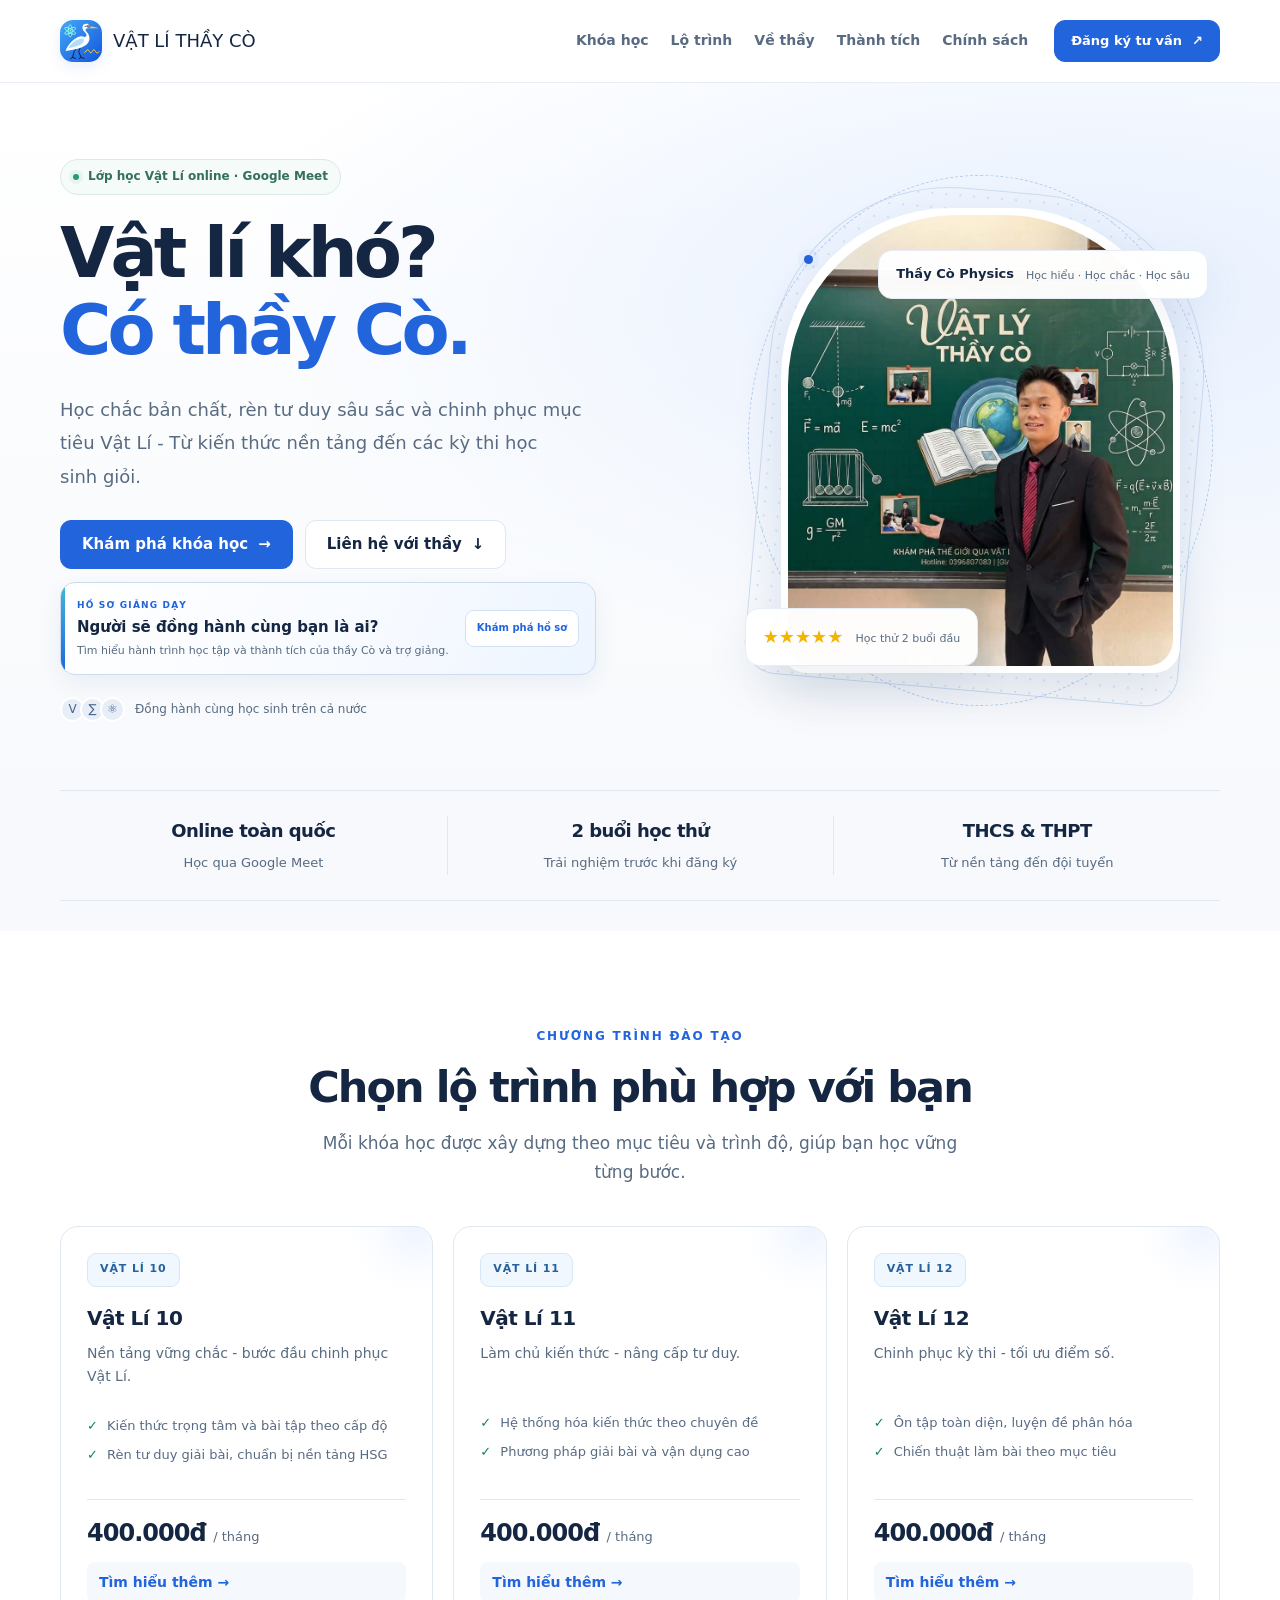
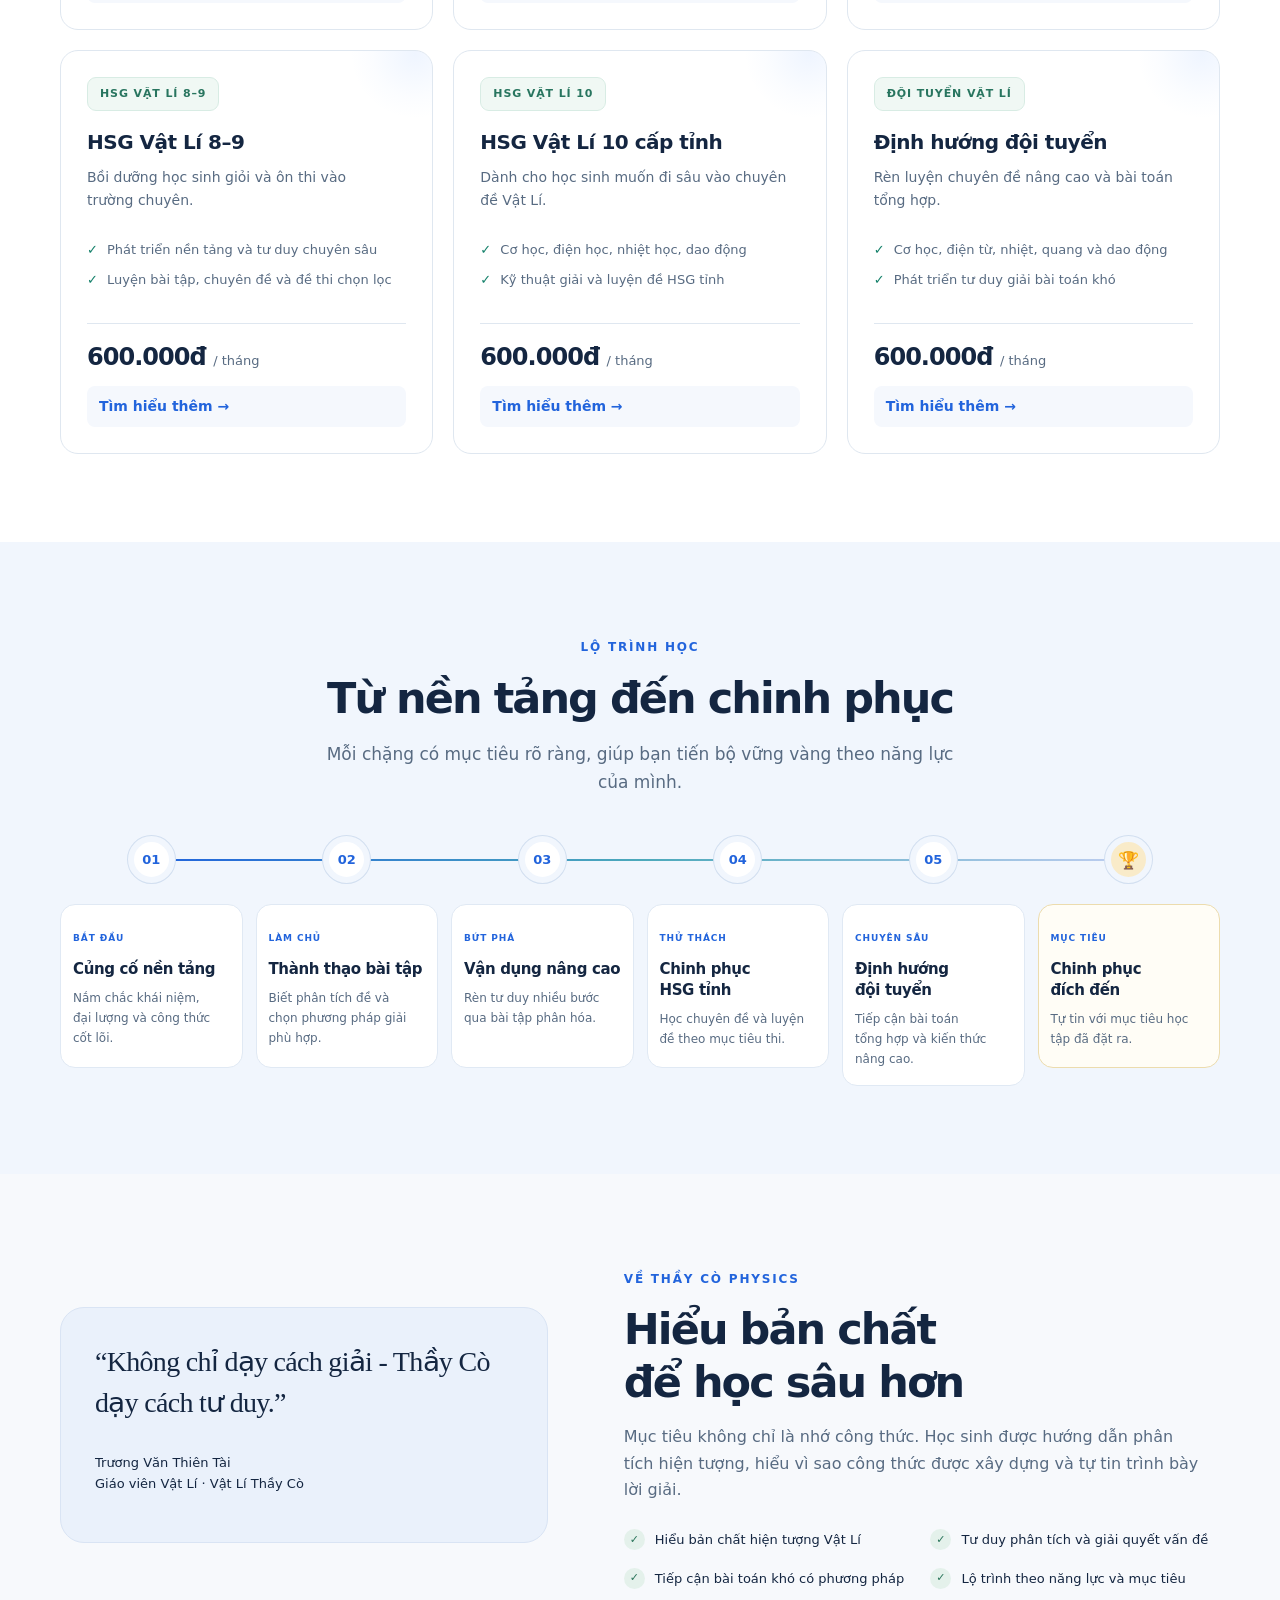
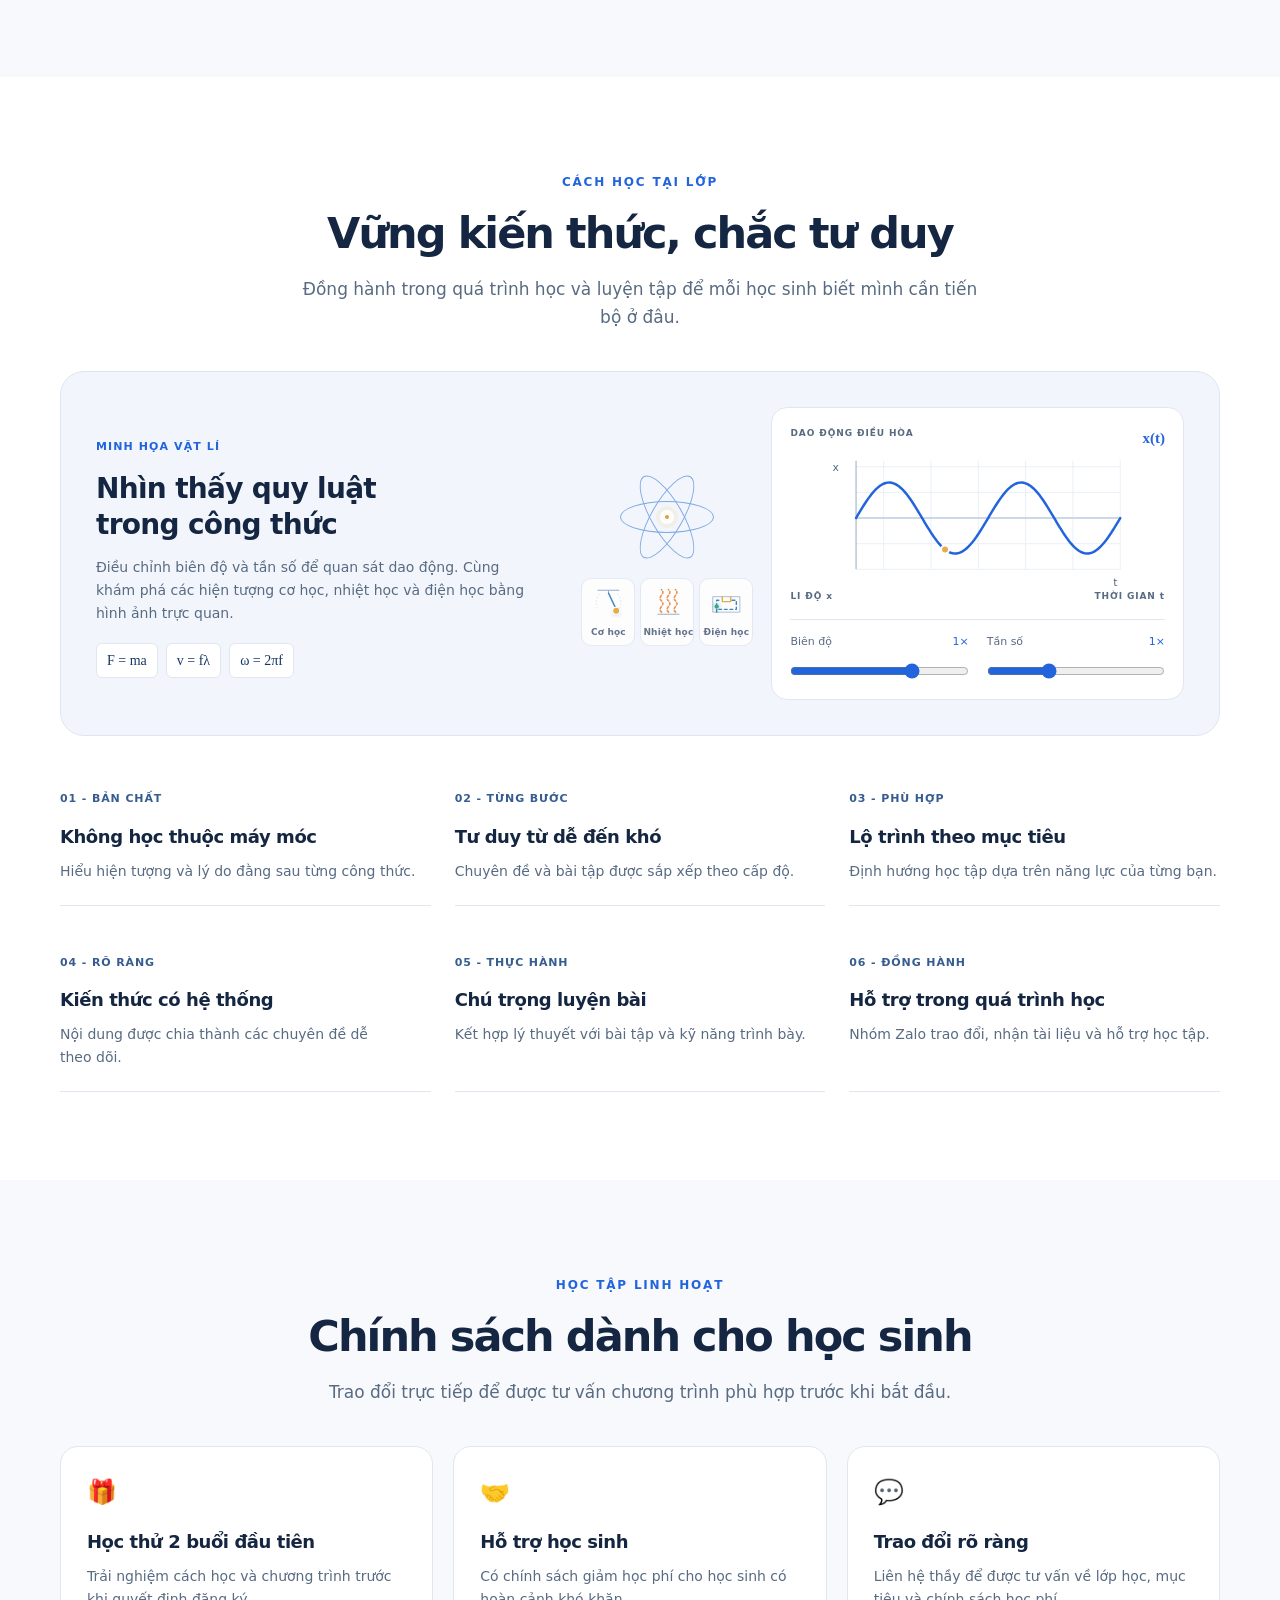
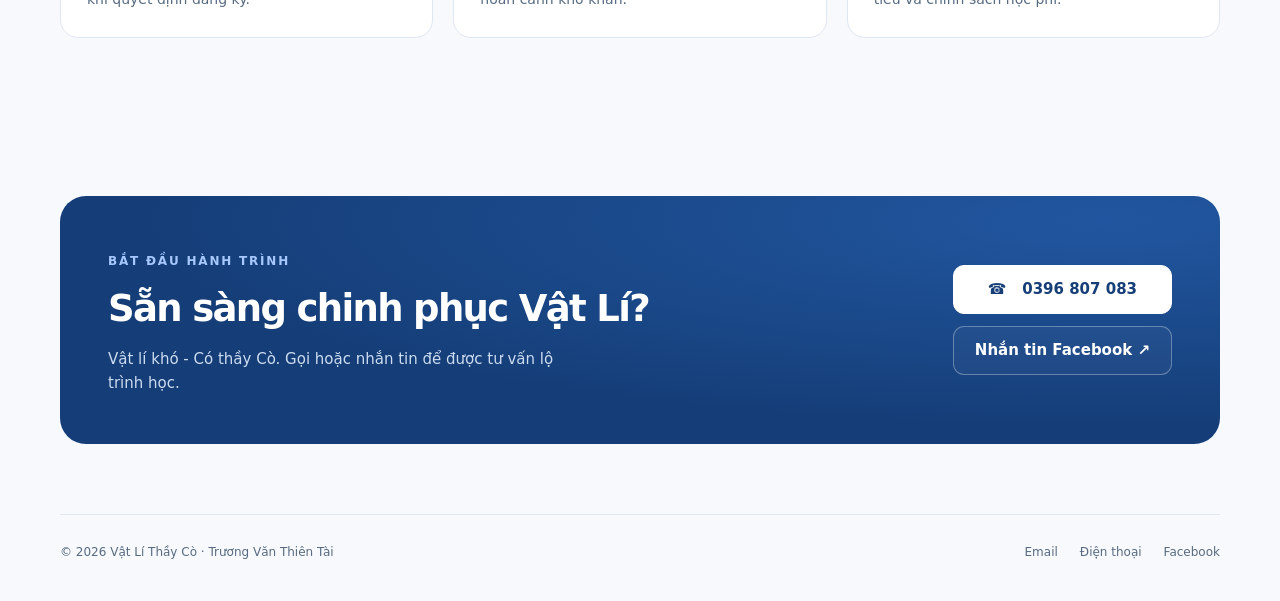
<file: index.html>
<!doctype html>
<html lang="vi">
<head>
  <meta charset="utf-8">
  <meta name="viewport" content="width=device-width, initial-scale=1">
  <meta name="theme-color" content="#f5f9ff">
  <meta name="description" content="Vật Lý Thầy Cò (Thầy Cò Physics) – lớp học Vật Lí online qua Google Meet cùng thầy Trương Văn Thiên Tài. Học chắc bản chất, rèn tư duy, luyện thi học sinh giỏi Vật Lí.">
  <title>Vật Lý Thầy Cò (Thầy Cò Physics) – Lớp học Vật Lí online | Web Bee</title>
  <link rel="icon" type="image/svg+xml" href="favicon.svg?v=2">
  <link rel="stylesheet" href="styles.css">
  <link rel="canonical" href="https://website-bee.github.io/vatlythayco/">
  <meta property="og:type" content="website">
  <meta property="og:locale" content="vi_VN">
  <meta property="og:site_name" content="Vật Lý Thầy Cò">
  <meta property="og:title" content="Vật Lý Thầy Cò (Thầy Cò Physics) – Lớp học Vật Lí online | Web Bee">
  <meta property="og:description" content="Vật Lý Thầy Cò (Thầy Cò Physics) – lớp học Vật Lí online qua Google Meet cùng thầy Trương Văn Thiên Tài. Học chắc bản chất, rèn tư duy, luyện thi học sinh giỏi Vật Lí.">
  <meta property="og:url" content="https://website-bee.github.io/vatlythayco/">
  <meta property="og:image" content="https://website-bee.github.io/vatlythayco/genius.jpg">
  <script type="application/ld+json">
  {
    "@context": "https://schema.org",
    "@graph": [
      {
        "@type": "WebSite",
        "name": "Vật Lý Thầy Cò",
        "alternateName": ["Vật Lí Thầy Cò", "Thầy Cò Physics", "Vật lý thầy Cò web Bee"],
        "url": "https://website-bee.github.io/vatlythayco/",
        "inLanguage": "vi"
      },
      {
        "@type": "EducationalOrganization",
        "name": "Vật Lý Thầy Cò",
        "alternateName": "Thầy Cò Physics",
        "url": "https://website-bee.github.io/vatlythayco/",
        "logo": "https://website-bee.github.io/vatlythayco/favicon.svg",
        "image": "https://website-bee.github.io/vatlythayco/genius.jpg",
        "description": "Lớp học Vật Lí online qua Google Meet cùng thầy Trương Văn Thiên Tài.",
        "telephone": "+84396807083",
        "email": "taitruongvan442@gmail.com",
        "founder": {"@type": "Person", "name": "Trương Văn Thiên Tài", "alternateName": "Thầy Cò"},
        "sameAs": ["https://www.facebook.com/share/1cpi1ha9RT/"]
      }
    ]
  }
  </script>
</head>
<body>
  <header class="topbar">
    <nav class="container nav" aria-label="Điều hướng chính">
      <a class="brand" href="#trang-chu" aria-label="Vật Lí Thầy Cò, về đầu trang">
        <img class="brand-mark" src="favicon.svg?v=2" alt=""><span>VẬT LÍ THẦY CÒ</span>
      </a>
      <div class="nav-links" id="primary-menu">
        <a href="#khoa-hoc">Khóa học</a>
        <a href="#lo-trinh">Lộ trình</a>
        <a href="#ve-thay">Về thầy</a>
        <a href="hoso.html">Thành tích</a>
        <a href="#chinh-sach">Chính sách</a>
      </div>
      <button class="menu-toggle" type="button" aria-label="Mở menu" aria-expanded="false" aria-controls="primary-menu">☰</button>
      <a class="button nav-cta" href="#dang-ky">Đăng ký tư vấn <span>↗</span></a>
    </nav>
  </header>

  <main>
    <section class="hero" id="trang-chu">
      <div class="container hero-grid">
        <div>
          <div class="eyebrow"><span class="dot"></span> Lớp học Vật Lí online · Google Meet</div>
          <h1>Vật lí khó?<br><span>Có thầy Cò.</span></h1>
          <p class="hero-copy">Học chắc bản chất, rèn tư duy sâu sắc và chinh phục mục tiêu Vật Lí - Từ kiến thức nền tảng đến các kỳ thi học sinh giỏi.</p>
          <div class="hero-action-stack">
            <div class="hero-actions">
              <a class="button" href="#khoa-hoc">Khám phá khóa học <span>→</span></a>
              <a class="button secondary" href="#dang-ky">Liên hệ với thầy <span>↓</span></a>
            </div>
            <a class="hero-profile-link" href="hoso.html">
              <span class="hero-profile-copy"><span class="hero-profile-kicker">HỒ SƠ GIẢNG DẠY</span><strong>Người sẽ đồng hành cùng bạn là ai?</strong><small>Tìm hiểu hành trình học tập và thành tích của thầy Cò và trợ giảng.</small></span>
              <span class="hero-profile-cta">Khám phá hồ sơ</span>
            </a>
          </div>
          <div class="hero-note"><span class="avatars"><span>V</span><span>∑</span><span>⚛</span></span><span>Đồng hành cùng học sinh trên cả nước</span></div>
        </div>
        <div class="hero-visual" aria-label="Ảnh giới thiệu thầy Trương Văn Thiên Tài">
          <div class="orbit"></div>
          <div class="photo-frame"><img src="genius.jpg" alt="Thầy Trương Văn Thiên Tài — Vật Lí Thầy Cò" fetchpriority="high"></div>
          <div class="photo-tag tag-top"><strong>Thầy Cò Physics</strong><small>Học hiểu · Học chắc · Học sâu</small></div>
          <div class="photo-tag tag-bottom"><b>★★★★★</b><small style="display:block">Học thử 2 buổi đầu</small></div>
        </div>
      </div>
    </section>

    <div class="container metrics" aria-label="Thông tin lớp học">
      <div class="metric-row">
        <div class="metric"><strong>Online toàn quốc</strong><span>Học qua Google Meet</span></div>
        <div class="metric"><strong>2 buổi học thử</strong><span>Trải nghiệm trước khi đăng ký</span></div>
        <div class="metric"><strong>THCS &amp; THPT</strong><span>Từ nền tảng đến đội tuyển</span></div>
      </div>
    </div>

    <section class="courses" id="khoa-hoc">
      <div class="container">
        <div class="section-head"><span class="kicker">Chương trình đào tạo</span><h2>Chọn lộ trình phù hợp với bạn</h2><p>Mỗi khóa học được xây dựng theo mục tiêu và trình độ, giúp bạn học vững từng bước.</p></div>
        <div class="course-grid">
          <article class="course-card"><div class="course-label">VẬT LÍ 10</div><h3>Vật Lí 10</h3><p>Nền tảng vững chắc - bước đầu chinh phục Vật Lí.</p><ul><li>Kiến thức trọng tâm và bài tập theo cấp độ</li><li>Rèn tư duy giải bài, chuẩn bị nền tảng HSG</li></ul><div class="course-footer"><span class="price">400.000đ <small>/ tháng</small></span><a class="text-link" href="lotrinh.html?khoa=vat-li-10">Tìm hiểu thêm →</a></div></article>
          <article class="course-card"><div class="course-label">VẬT LÍ 11</div><h3>Vật Lí 11</h3><p>Làm chủ kiến thức - nâng cấp tư duy.</p><ul><li>Hệ thống hóa kiến thức theo chuyên đề</li><li>Phương pháp giải bài và vận dụng cao</li></ul><div class="course-footer"><span class="price">400.000đ <small>/ tháng</small></span><a class="text-link" href="lotrinh.html?khoa=vat-li-11">Tìm hiểu thêm →</a></div></article>
          <article class="course-card"><div class="course-label">VẬT LÍ 12</div><h3>Vật Lí 12</h3><p>Chinh phục kỳ thi - tối ưu điểm số.</p><ul><li>Ôn tập toàn diện, luyện đề phân hóa</li><li>Chiến thuật làm bài theo mục tiêu</li></ul><div class="course-footer"><span class="price">400.000đ <small>/ tháng</small></span><a class="text-link" href="lotrinh.html?khoa=vat-li-12">Tìm hiểu thêm →</a></div></article>
          <article class="course-card"><div class="course-label">HSG VẬT LÍ 8–9</div><h3>HSG Vật Lí 8–9</h3><p>Bồi dưỡng học sinh giỏi và ôn thi vào trường chuyên.</p><ul><li>Phát triển nền tảng và tư duy chuyên sâu</li><li>Luyện bài tập, chuyên đề và đề thi chọn lọc</li></ul><div class="course-footer"><span class="price">600.000đ <small>/ tháng</small></span><a class="text-link" href="lotrinh.html?khoa=hsg-8-9">Tìm hiểu thêm →</a></div></article>
          <article class="course-card"><div class="course-label">HSG VẬT LÍ 10</div><h3>HSG Vật Lí 10 cấp tỉnh</h3><p>Dành cho học sinh muốn đi sâu vào chuyên đề Vật Lí.</p><ul><li>Cơ học, điện học, nhiệt học, dao động</li><li>Kỹ thuật giải và luyện đề HSG tỉnh</li></ul><div class="course-footer"><span class="price">600.000đ <small>/ tháng</small></span><a class="text-link" href="lotrinh.html?khoa=hsg-10">Tìm hiểu thêm →</a></div></article>
          <article class="course-card"><div class="course-label">ĐỘI TUYỂN VẬT LÍ</div><h3>Định hướng đội tuyển</h3><p>Rèn luyện chuyên đề nâng cao và bài toán tổng hợp.</p><ul><li>Cơ học, điện từ, nhiệt, quang và dao động</li><li>Phát triển tư duy giải bài toán khó</li></ul><div class="course-footer"><span class="price">600.000đ <small>/ tháng</small></span><a class="text-link" href="lotrinh.html?khoa=doi-tuyen">Tìm hiểu thêm →</a></div></article>
        </div>
      </div>
    </section>

    <section class="path-section" id="lo-trinh">
      <div class="container">
        <div class="section-head"><span class="kicker">Lộ trình học</span><h2>Từ nền tảng đến chinh phục</h2><p>Mỗi chặng có mục tiêu rõ ràng, giúp bạn tiến bộ vững vàng theo năng lực của mình.</p></div>
        <div class="journey">
          <article class="journey-step"><div class="journey-node">01</div><div class="journey-card"><span class="journey-label">BẮT ĐẦU</span><h3>Củng cố nền tảng</h3><p>Nắm chắc khái niệm, đại lượng và công thức cốt lõi.</p></div></article>
          <article class="journey-step"><div class="journey-node">02</div><div class="journey-card"><span class="journey-label">LÀM CHỦ</span><h3>Thành thạo bài tập</h3><p>Biết phân tích đề và chọn phương pháp giải phù hợp.</p></div></article>
          <article class="journey-step"><div class="journey-node">03</div><div class="journey-card"><span class="journey-label">BỨT PHÁ</span><h3>Vận dụng nâng cao</h3><p>Rèn tư duy nhiều bước qua bài tập phân hóa.</p></div></article>
          <article class="journey-step"><div class="journey-node">04</div><div class="journey-card"><span class="journey-label">THỬ THÁCH</span><h3>Chinh phục HSG tỉnh</h3><p>Học chuyên đề và luyện đề theo mục tiêu thi.</p></div></article>
          <article class="journey-step"><div class="journey-node">05</div><div class="journey-card"><span class="journey-label">CHUYÊN SÂU</span><h3>Định hướng đội tuyển</h3><p>Tiếp cận bài toán tổng hợp và kiến thức nâng cao.</p></div></article>
          <article class="journey-step"><div class="journey-node journey-finish">🏆</div><div class="journey-card journey-card-finish"><span class="journey-label">MỤC TIÊU</span><h3>Chinh phục đích đến</h3><p>Tự tin với mục tiêu học tập đã đặt ra.</p></div></article>
        </div>
      </div>
    </section>

    <section id="ve-thay">
      <div class="container about-grid">
        <div class="about-card"><blockquote>“Không chỉ dạy cách giải - Thầy Cò dạy cách tư duy.”</blockquote><div class="signature">Trương Văn Thiên Tài<br>Giáo viên Vật Lí · Vật Lí Thầy Cò</div></div>
        <div class="about-copy"><span class="kicker">Về thầy Cò Physics</span><h2>Hiểu bản chất để học sâu hơn</h2><p>Mục tiêu không chỉ là nhớ công thức. Học sinh được hướng dẫn phân tích hiện tượng, hiểu vì sao công thức được xây dựng và tự tin trình bày lời giải.</p>
          <div class="principles">
            <div class="principle"><span class="check">✓</span><span>Hiểu bản chất hiện tượng Vật Lí</span></div>
            <div class="principle"><span class="check">✓</span><span>Tư duy phân tích và giải quyết vấn đề</span></div>
            <div class="principle"><span class="check">✓</span><span>Tiếp cận bài toán khó có phương pháp</span></div>
            <div class="principle"><span class="check">✓</span><span>Lộ trình theo năng lực và mục tiêu</span></div>
          </div>
        </div>
      </div>
    </section>

    <section class="advantages">
      <div class="container">
        <div class="section-head"><span class="kicker">Cách học tại lớp</span><h2>Vững kiến thức, chắc tư duy</h2><p>Đồng hành trong quá trình học và luyện tập để mỗi học sinh biết mình cần tiến bộ ở đâu.</p></div>
        <div class="physics-feature">
          <div class="physics-feature-copy">
            <span class="physics-label">MINH HỌA VẬT LÍ</span>
            <h3>Nhìn thấy quy luật trong công thức</h3>
            <p>Điều chỉnh biên độ và tần số để quan sát dao động. Cùng khám phá các hiện tượng cơ học, nhiệt học và điện học bằng hình ảnh trực quan.</p>
            <div class="physics-equations"><span>F = ma</span><span>v = fλ</span><span>ω = 2πf</span></div>
          </div>
          <div class="physics-display">
            <div class="physics-concepts">
              <div class="atom-widget" aria-hidden="true">
                <span class="atom-ring atom-ring-one"></span><span class="atom-ring atom-ring-two"></span><span class="atom-ring atom-ring-three"></span>
                <span class="atom-core"></span><span class="atom-electron electron-one"></span><span class="atom-electron electron-two"></span><span class="atom-electron electron-three"></span>
              </div>
              <div class="physics-motifs" aria-label="Minh họa cơ học, nhiệt học và điện học">
                <div class="physics-motif" title="Mechanical pendulum">
                  <svg viewBox="0 0 64 52" aria-hidden="true"><path class="motif-structure" d="M17 8h30M32 9v3"/><g class="pendulum-arm"><path class="motif-line" d="M32 12 43 35"/><circle class="motif-bob" cx="43" cy="37" r="5"/></g><path class="motif-guide" d="M19 13a19 19 0 0 0-2 22M45 13a19 19 0 0 1 2 22"/></svg>
                  <span>Cơ học</span>
                </div>
                <div class="physics-motif" title="Heat transfer">
                  <svg viewBox="0 0 64 52" aria-hidden="true"><path class="heat-line heat-one" d="M22 39c-7-7 7-9 0-16s7-9 0-16"/><path class="heat-line heat-two" d="M32 39c-7-7 7-9 0-16s7-9 0-16"/><path class="heat-line heat-three" d="M42 39c-7-7 7-9 0-16s7-9 0-16"/><path class="motif-base" d="M17 42h30"/></svg>
                  <span>Nhiệt học</span>
                </div>
                <div class="physics-motif" title="Electric current in a circuit">
                  <svg viewBox="0 0 64 52" aria-hidden="true"><path class="circuit-path" d="M13 17h38v22H13z"/><path class="circuit-gap" d="M26 17v7m12-7v7m-12 0h12"/><path class="circuit-current" d="M18 39V22h6m16 0h6v13H20"/><circle class="charge-dot" r="3" cx="18" cy="31"/></svg>
                  <span>Điện học</span>
                </div>
              </div>
            </div>
            <div class="wave-widget">
              <div class="wave-heading"><span>DAO ĐỘNG ĐIỀU HÒA</span><b>x(t)</b></div>
              <svg class="wave-chart" viewBox="0 0 310 140" role="img" aria-label="Đồ thị li độ theo thời gian, minh họa dao động điều hòa">
                <path class="chart-grid" d="M32 16H300 M32 42H300 M32 68H300 M32 94H300 M32 120H300 M60 10V120 M108 10V120 M156 10V120 M204 10V120 M252 10V120 M300 10V120"/>
                <path class="chart-axis" d="M32 10V120 M32 68H300"/>
                <path class="wave-trace" d="M32 68 C50 15 68 15 86 68 S122 121 140 68 S176 15 194 68 S230 121 248 68 S284 15 302 68"/>
                <circle class="wave-point" r="4" cx="32" cy="68"/>
                <text x="8" y="20">x</text><text x="293" y="137">t</text>
              </svg>
              <div class="wave-caption"><span>LI ĐỘ x</span><span>THỜI GIAN t</span></div>
              <div class="wave-controls">
                <label for="amplitude">Biên độ <output id="amplitude-value">1</output><input id="amplitude" type="range" min="0.3" max="1.3" step="0.1" value="1"></label>
                <label for="frequency">Tần số <output id="frequency-value">1</output><input id="frequency" type="range" min="0.5" max="2" step="0.1" value="1"></label>
              </div>
            </div>
          </div>
        </div>
        <div class="adv-grid">
          <article class="adv-card"><span class="number">01 - BẢN CHẤT</span><h3>Không học thuộc máy móc</h3><p>Hiểu hiện tượng và lý do đằng sau từng công thức.</p></article>
          <article class="adv-card"><span class="number">02 - TỪNG BƯỚC</span><h3>Tư duy từ dễ đến khó</h3><p>Chuyên đề và bài tập được sắp xếp theo cấp độ.</p></article>
          <article class="adv-card"><span class="number">03 - PHÙ HỢP</span><h3>Lộ trình theo mục tiêu</h3><p>Định hướng học tập dựa trên năng lực của từng bạn.</p></article>
          <article class="adv-card"><span class="number">04 - RÕ RÀNG</span><h3>Kiến thức có hệ thống</h3><p>Nội dung được chia thành các chuyên đề dễ theo dõi.</p></article>
          <article class="adv-card"><span class="number">05 - THỰC HÀNH</span><h3>Chú trọng luyện bài</h3><p>Kết hợp lý thuyết với bài tập và kỹ năng trình bày.</p></article>
          <article class="adv-card"><span class="number">06 - ĐỒNG HÀNH</span><h3>Hỗ trợ trong quá trình học</h3><p>Nhóm Zalo trao đổi, nhận tài liệu và hỗ trợ học tập.</p></article>
        </div>
      </div>
    </section>

    <section id="chinh-sach">
      <div class="container">
        <div class="section-head"><span class="kicker">Học tập linh hoạt</span><h2>Chính sách dành cho học sinh</h2><p>Trao đổi trực tiếp để được tư vấn chương trình phù hợp trước khi bắt đầu.</p></div>
        <div class="policy-grid">
          <article class="policy"><div class="emoji">🎁</div><h3>Học thử 2 buổi đầu tiên</h3><p>Trải nghiệm cách học và chương trình trước khi quyết định đăng ký.</p></article>
          <article class="policy"><div class="emoji">🤝</div><h3>Hỗ trợ học sinh</h3><p>Có chính sách giảm học phí cho học sinh có hoàn cảnh khó khăn.</p></article>
          <article class="policy"><div class="emoji">💬</div><h3>Trao đổi rõ ràng</h3><p>Liên hệ thầy để được tư vấn về lớp học, mục tiêu và chính sách học phí.</p></article>
        </div>
      </div>
    </section>

    <section class="contact" id="dang-ky">
      <div class="container">
        <div class="contact-panel">
          <div><span class="kicker">Bắt đầu hành trình</span><h2>Sẵn sàng chinh phục Vật Lí?</h2><p>Vật lí khó - Có thầy Cò. Gọi hoặc nhắn tin để được tư vấn lộ trình học.</p></div>
          <div class="contact-actions"><a class="button" href="tel:0396807083">☎ &nbsp; 0396 807 083</a><a class="button secondary" href="https://www.facebook.com/share/1cpi1ha9RT/?mibextid=wwXIfr" target="_blank" rel="noopener noreferrer">Nhắn tin Facebook ↗</a></div>
        </div>
      </div>
    </section>
  </main>
  <footer>
    <div class="container footer-row"><span>© 2026 Vật Lí Thầy Cò · Trương Văn Thiên Tài</span><div class="footer-links"><a href="mailto:taitruongvan442@gmail.com">Email</a><a href="tel:0396807083">Điện thoại</a><a href="https://www.facebook.com/share/1cpi1ha9RT/?mibextid=wwXIfr" target="_blank" rel="noopener noreferrer">Facebook</a></div></div>
  </footer>
  <script src="script.js" defer></script>
</body>
</html>
</file>
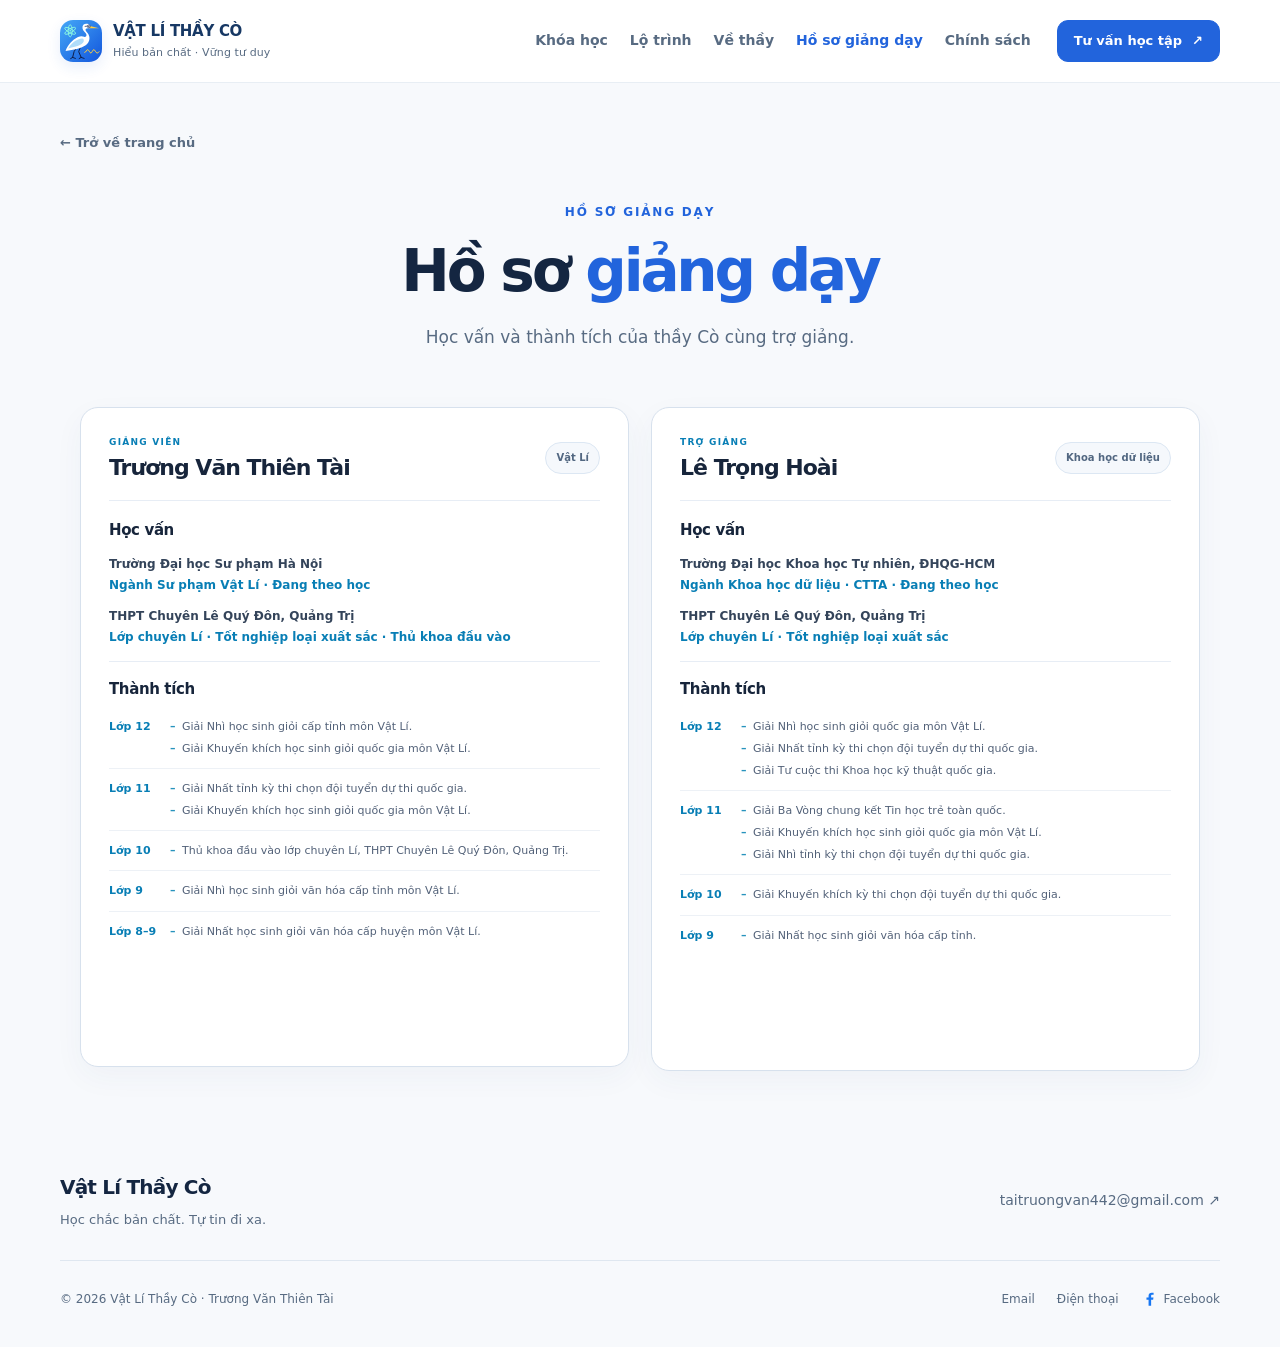
<file: hoso.html>
<!doctype html>
<html lang="vi">
<head>
  <meta charset="utf-8">
  <meta name="viewport" content="width=device-width, initial-scale=1">
  <meta name="theme-color" content="#f5f9ff">
  <meta name="description" content="Hồ sơ học vấn và thành tích Vật Lí của thầy Trương Văn Thiên Tài và trợ giảng – Vật Lý Thầy Cò (Thầy Cò Physics).">
  <title>Hồ sơ & thành tích – Vật Lý Thầy Cò (Thầy Cò Physics)</title>
  <link rel="icon" type="image/svg+xml" href="favicon.svg?v=2">
  <link rel="stylesheet" href="styles.css">
  <link rel="canonical" href="https://website-bee.github.io/vatlythayco/hoso.html">
  <meta property="og:type" content="website">
  <meta property="og:locale" content="vi_VN">
  <meta property="og:site_name" content="Vật Lý Thầy Cò">
  <meta property="og:title" content="Hồ sơ & thành tích – Vật Lý Thầy Cò (Thầy Cò Physics)">
  <meta property="og:description" content="Hồ sơ học vấn và thành tích Vật Lí của thầy Trương Văn Thiên Tài và trợ giảng – Vật Lý Thầy Cò (Thầy Cò Physics).">
  <meta property="og:url" content="https://website-bee.github.io/vatlythayco/hoso.html">
  <meta property="og:image" content="https://website-bee.github.io/vatlythayco/genius.jpg">
</head>
<body>
  <a class="skip-link" href="#main-content">Bỏ qua menu, đến nội dung</a>
  <header class="topbar">
    <nav class="container nav" aria-label="Điều hướng chính">
      <a class="brand" href="index.html#trang-chu" aria-label="Vật Lí Thầy Cò, về trang chủ">
        <img class="brand-mark" src="favicon.svg?v=2" alt="" width="40" height="40"><span class="brand-copy">VẬT LÍ THẦY CÒ<small>Hiểu bản chất · Vững tư duy</small></span>
      </a>
      <div class="nav-links" id="primary-menu">
        <a href="index.html#khoa-hoc">Khóa học</a>
        <a href="index.html#lo-trinh">Lộ trình</a>
        <a href="index.html#ve-thay">Về thầy</a>
        <a href="hoso.html" aria-current="page">Hồ sơ giảng dạy</a>
        <a href="index.html#chinh-sach">Chính sách</a>
      </div>
      <button class="menu-toggle" type="button" aria-label="Mở menu" aria-expanded="false" aria-controls="primary-menu">☰</button>
      <a class="button nav-cta" href="index.html#dang-ky">Tư vấn học tập <span aria-hidden="true">↗</span></a>
    </nav>
  </header>

  <main id="main-content" tabindex="-1">
    <section class="profile-page">
      <div class="container">
        <a class="back-link" href="index.html">← Trở về trang chủ</a>
        <div class="section-head page-intro">
          <span class="kicker">Hồ sơ giảng dạy</span>
          <h1>Hồ sơ <span>giảng dạy</span></h1>
          <p>Học vấn và thành tích của thầy Cò cùng trợ giảng.</p>
        </div>

        <div class="profile-content people-grid">
          <article class="profile-panel person-card" aria-labelledby="teacher-name">
            <header class="person-heading">
              <div><span class="person-role">GIẢNG VIÊN</span><h2 id="teacher-name">Trương Văn Thiên Tài</h2></div>
              <span class="person-subject">Vật Lí</span>
            </header>
            <section class="person-education" aria-labelledby="teacher-education">
              <h3 id="teacher-education">Học vấn</h3>
              <p><strong>Trường Đại học Sư phạm Hà Nội</strong><span class="education-highlight">Ngành Sư phạm Vật Lí · Đang theo học</span></p>
              <p><strong>THPT Chuyên Lê Quý Đôn, Quảng Trị</strong><span class="education-highlight">Lớp chuyên Lí · Tốt nghiệp loại xuất sắc · Thủ khoa đầu vào</span></p>
            </section>
            <section class="person-achievements" aria-labelledby="teacher-achievements">
              <div class="person-section-heading"><h3 id="teacher-achievements">Thành tích</h3></div>
              <div class="achievement-groups">
                <section class="achievement-grade"><h4>Lớp 12</h4><ul><li>Giải Nhì học sinh giỏi cấp tỉnh môn Vật Lí.</li><li>Giải Khuyến khích học sinh giỏi quốc gia môn Vật Lí.</li></ul></section>
                <section class="achievement-grade"><h4>Lớp 11</h4><ul><li>Giải Nhất tỉnh kỳ thi chọn đội tuyển dự thi quốc gia.</li><li>Giải Khuyến khích học sinh giỏi quốc gia môn Vật Lí.</li></ul></section>
                <section class="achievement-grade"><h4>Lớp 10</h4><ul><li>Thủ khoa đầu vào lớp chuyên Lí, THPT Chuyên Lê Quý Đôn, Quảng Trị.</li></ul></section>
                <section class="achievement-grade"><h4>Lớp 9</h4><ul><li>Giải Nhì học sinh giỏi văn hóa cấp tỉnh môn Vật Lí.</li></ul></section>
                <section class="achievement-grade"><h4>Lớp 8–9</h4><ul><li>Giải Nhất học sinh giỏi văn hóa cấp huyện môn Vật Lí.</li></ul></section>
              </div>
            </section>
          </article>

          <article class="profile-panel person-card" aria-labelledby="assistant-name">
            <header class="person-heading">
              <div><span class="person-role">TRỢ GIẢNG</span><h2 id="assistant-name">Lê Trọng Hoài</h2></div>
              <span class="person-subject">Khoa học dữ liệu</span>
            </header>
            <section class="person-education" aria-labelledby="assistant-education">
              <h3 id="assistant-education">Học vấn</h3>
              <p><strong>Trường Đại học Khoa học Tự nhiên, ĐHQG-HCM</strong><span class="education-highlight">Ngành Khoa học dữ liệu · CTTA · Đang theo học</span></p>
              <p><strong>THPT Chuyên Lê Quý Đôn, Quảng Trị</strong><span class="education-highlight">Lớp chuyên Lí · Tốt nghiệp loại xuất sắc</span></p>
            </section>
            <section class="person-achievements" aria-labelledby="assistant-achievements">
              <div class="person-section-heading"><h3 id="assistant-achievements">Thành tích</h3></div>
              <div class="achievement-groups">
                <section class="achievement-grade"><h4>Lớp 12</h4><ul><li>Giải Nhì học sinh giỏi quốc gia môn Vật Lí.</li><li>Giải Nhất tỉnh kỳ thi chọn đội tuyển dự thi quốc gia.</li><li>Giải Tư cuộc thi Khoa học kỹ thuật quốc gia.</li></ul></section>
                <section class="achievement-grade"><h4>Lớp 11</h4><ul><li>Giải Ba Vòng chung kết Tin học trẻ toàn quốc.</li><li>Giải Khuyến khích học sinh giỏi quốc gia môn Vật Lí.</li><li>Giải Nhì tỉnh kỳ thi chọn đội tuyển dự thi quốc gia.</li></ul></section>
                <section class="achievement-grade"><h4>Lớp 10</h4><ul><li>Giải Khuyến khích kỳ thi chọn đội tuyển dự thi quốc gia.</li></ul></section>
                <section class="achievement-grade"><h4>Lớp 9</h4><ul><li>Giải Nhất học sinh giỏi văn hóa cấp tỉnh.</li></ul></section>
              </div>
            </section>
          </article>
        </div>
      </div>
    </section>
  </main>

  <footer>
    <div class="container footer-top"><div><strong>Vật Lí Thầy Cò</strong><p>Học chắc bản chất. Tự tin đi xa.</p></div><a class="footer-email" href="mailto:taitruongvan442@gmail.com">taitruongvan442@gmail.com <span aria-hidden="true">↗</span></a></div>
    <div class="container footer-row"><span>© 2026 Vật Lí Thầy Cò · Trương Văn Thiên Tài</span><div class="footer-links"><a href="mailto:taitruongvan442@gmail.com">Email</a><a href="tel:0396807083">Điện thoại</a><a class="facebook-link" href="https://www.facebook.com/share/1cpi1ha9RT/?mibextid=wwXIfr" target="_blank" rel="noopener noreferrer"><svg class="facebook-icon" viewBox="0 0 24 24" aria-hidden="true"><path d="M13.5 21v-8h2.7l.4-3.1h-3.1v-2c0-.9.3-1.5 1.6-1.5h1.7V3.6c-.3 0-1.3-.1-2.5-.1-2.5 0-4.2 1.5-4.2 4.3v2.1H7.3V13h2.8v8h3.4z"/></svg>Facebook</a></div></div>
  </footer>
  <script src="script.js" defer></script>
</body>
</html>
</file>
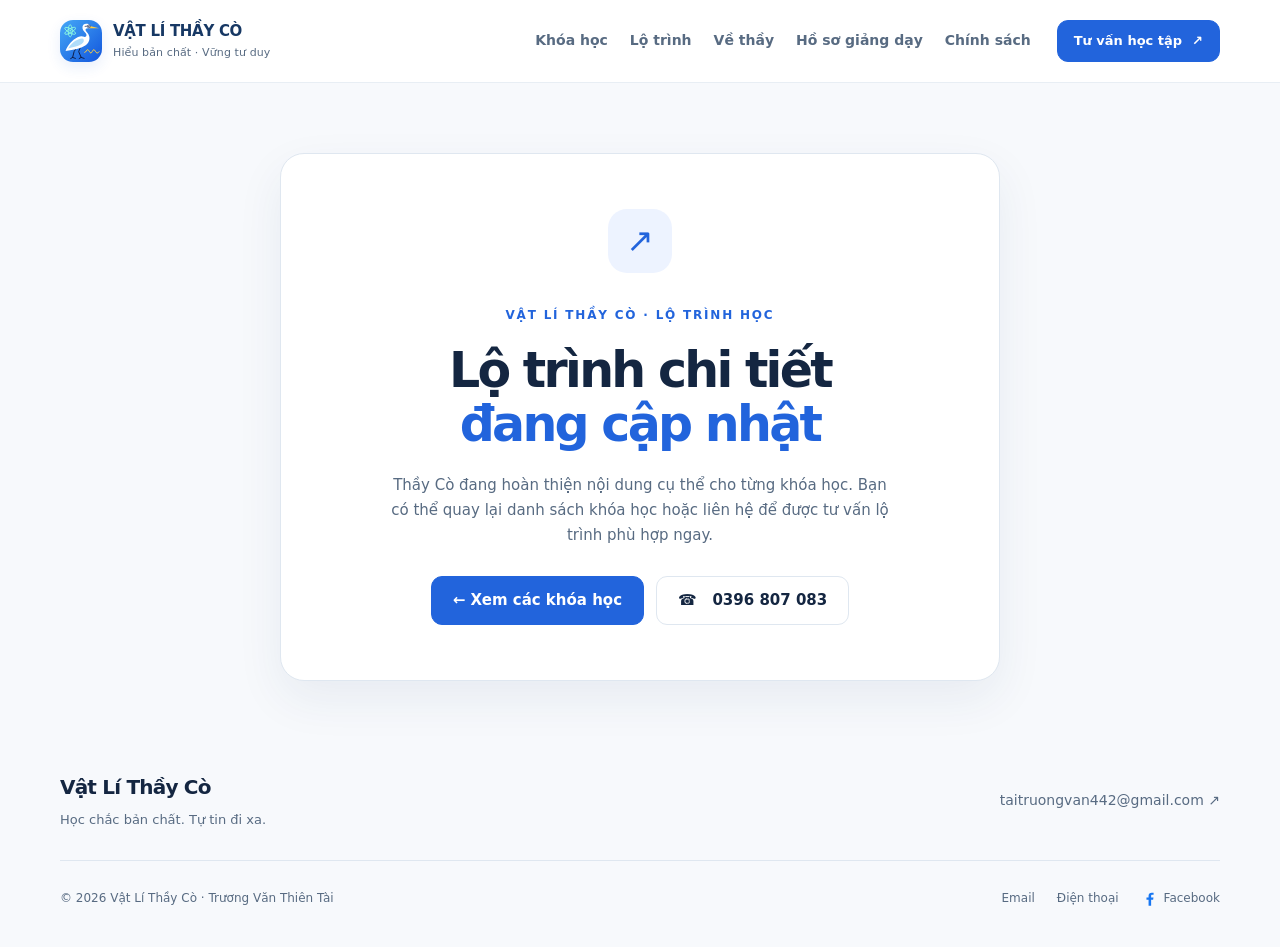
<file: lotrinh.html>
<!doctype html>
<html lang="vi">
<head>
  <meta charset="utf-8">
  <meta name="viewport" content="width=device-width, initial-scale=1">
  <meta name="theme-color" content="#f5f9ff">
  <meta name="description" content="Lộ trình học Vật Lí chi tiết của Vật Lý Thầy Cò (Thầy Cò Physics), từ nền tảng đến thi học sinh giỏi.">
  <title>Lộ trình học – Vật Lý Thầy Cò (Thầy Cò Physics)</title>
  <link rel="icon" type="image/svg+xml" href="favicon.svg?v=2">
  <link rel="stylesheet" href="styles.css">
  <link rel="canonical" href="https://website-bee.github.io/vatlythayco/lotrinh.html">
  <meta property="og:type" content="website">
  <meta property="og:locale" content="vi_VN">
  <meta property="og:site_name" content="Vật Lý Thầy Cò">
  <meta property="og:title" content="Lộ trình học – Vật Lý Thầy Cò (Thầy Cò Physics)">
  <meta property="og:description" content="Lộ trình học Vật Lí chi tiết của Vật Lý Thầy Cò (Thầy Cò Physics), từ nền tảng đến thi học sinh giỏi.">
  <meta property="og:url" content="https://website-bee.github.io/vatlythayco/lotrinh.html">
  <meta property="og:image" content="https://website-bee.github.io/vatlythayco/genius.jpg">
</head>
<body>
  <a class="skip-link" href="#main-content">Bỏ qua menu, đến nội dung</a>
  <header class="topbar">
    <nav class="container nav" aria-label="Điều hướng chính">
      <a class="brand" href="index.html#trang-chu" aria-label="Vật Lí Thầy Cò, về trang chủ">
        <img class="brand-mark" src="favicon.svg?v=2" alt="" width="40" height="40"><span class="brand-copy">VẬT LÍ THẦY CÒ<small>Hiểu bản chất · Vững tư duy</small></span>
      </a>
      <div class="nav-links" id="primary-menu">
        <a href="index.html#khoa-hoc">Khóa học</a>
        <a href="index.html#lo-trinh">Lộ trình</a>
        <a href="index.html#ve-thay">Về thầy</a>
        <a href="hoso.html">Hồ sơ giảng dạy</a>
        <a href="index.html#chinh-sach">Chính sách</a>
      </div>
      <button class="menu-toggle" type="button" aria-label="Mở menu" aria-expanded="false" aria-controls="primary-menu">☰</button>
      <a class="button nav-cta" href="index.html#dang-ky">Tư vấn học tập <span aria-hidden="true">↗</span></a>
    </nav>
  </header>

  <main id="main-content" tabindex="-1">
    <section class="coming-soon-page">
      <div class="container">
        <div class="coming-soon-card">
          <div class="coming-soon-icon" aria-hidden="true">↗</div>
          <span class="kicker" id="selected-course">Vật Lí Thầy Cò · Lộ trình học</span>
          <h1>Lộ trình chi tiết<br><span>đang cập nhật</span></h1>
          <p>Thầy Cò đang hoàn thiện nội dung cụ thể cho từng khóa học. Bạn có thể quay lại danh sách khóa học hoặc liên hệ để được tư vấn lộ trình phù hợp ngay.</p>
          <p class="selected-course-price" id="selected-course-price" hidden></p><div class="coming-soon-actions">
            <a class="button" href="index.html#khoa-hoc">← Xem các khóa học</a>
            <a class="button secondary" href="tel:0396807083">☎ &nbsp; 0396 807 083</a>
          </div>
        </div>
      </div>
    </section>
  </main>

  <footer>
    <div class="container footer-top"><div><strong>Vật Lí Thầy Cò</strong><p>Học chắc bản chất. Tự tin đi xa.</p></div><a class="footer-email" href="mailto:taitruongvan442@gmail.com">taitruongvan442@gmail.com <span aria-hidden="true">↗</span></a></div>
    <div class="container footer-row"><span>© 2026 Vật Lí Thầy Cò · Trương Văn Thiên Tài</span><div class="footer-links"><a href="mailto:taitruongvan442@gmail.com">Email</a><a href="tel:0396807083">Điện thoại</a><a class="facebook-link" href="https://www.facebook.com/share/1cpi1ha9RT/?mibextid=wwXIfr" target="_blank" rel="noopener noreferrer"><svg class="facebook-icon" viewBox="0 0 24 24" aria-hidden="true"><path d="M13.5 21v-8h2.7l.4-3.1h-3.1v-2c0-.9.3-1.5 1.6-1.5h1.7V3.6c-.3 0-1.3-.1-2.5-.1-2.5 0-4.2 1.5-4.2 4.3v2.1H7.3V13h2.8v8h3.4z"/></svg>Facebook</a></div></div>
  </footer>
  <script src="script.js" defer></script>
</body>
</html>
</file>
<file: styles.css>
/* Shared visual system: all three pages work without external fonts or libraries. */
:root {
  --blue:#2264dc;
  --blue-dark:#173864;
  --blue-soft:#edf3ff;
  --ink:#142641;
  --muted:#586b82;
  --line:#dfe7f0;
  --paper:#fff;
  --bg:#f7f9fc;
  --green:#14806a;
  --shadow:0 18px 48px #17386412;
  --radius:22px;
}

* {
  box-sizing:border-box;
}

h1,h2,h3,h4,p,li {
  text-wrap:pretty;
}

html {
  scroll-behavior:smooth;
  scroll-padding-top:100px;
}

body {
  margin:0;
  background:var(--bg);
  color:var(--ink);
  font-family:ui-sans-serif,system-ui,-apple-system,BlinkMacSystemFont,"Segoe UI",sans-serif;
  font-size:18px;
  line-height:1.65;
}

main {
  outline:none;
}

img,svg {
  max-width:100%;
}

button,input {
  font:inherit;
}

button,a,input,summary {
  -webkit-tap-highlight-color:transparent;
}

button {
  cursor:pointer;
}

a {
  color:inherit;
  text-decoration:none;
}

a,button,summary,input {
  touch-action:manipulation;
}

:focus-visible {
  outline:3px solid #3f8af0;
  outline-offset:5px;
}

[hidden] {
  display:none!important;
}

::selection {
  background:#cdddff;
  color:#163a70;
}

.container {
  width:min(1160px,calc(100% - 64px));
  margin-inline:auto;
}

section {
  padding:88px 0;
}

h1,h2,h3,p {
  margin-top:0;
}

h1,h2,h3 {
  text-wrap:balance;
}

h1 {
  font-size:clamp(47px,calc(5.4vw + 1px),77px);
  line-height:1.1;
  letter-spacing:-.055em;
  margin:20px 0 24px;
  font-weight:800;
}

h1 span {
  color:var(--blue);
}

h2 {
  font-size:clamp(30px,calc(3.3vw + 1px),43px);
  letter-spacing:-.045em;
  line-height:1.22;
  margin:12px 0 16px;
}

h3 {
  letter-spacing:-.025em;
}

.kicker {
  display:inline-block;
  font-size:12px;
  font-weight:800;
  letter-spacing:.15em;
  text-transform:uppercase;
  color:var(--blue);
}

.section-head {
  max-width:680px;
  margin:0 auto 40px;
  text-align:center;
}

.section-head p {
  color:var(--muted);
  margin:0;
  font-size:17px;
}

.skip-link {
  position:fixed;
  top:10px;
  left:16px;
  z-index:100;
  padding:10px 16px;
  background:var(--ink);
  color:white;
  border-radius:8px;
  transform:translateY(-160%);
}

.skip-link:focus {
  transform:none;
}

/* Navigation */
.topbar {
  position:sticky;
  top:0;
  z-index:20;
  background:#ffffffed;
  backdrop-filter:blur(16px);
  border-bottom:1px solid #dfe7f0b3;
  transition:box-shadow .2s;
}

.topbar.is-scrolled {
  box-shadow:0 5px 24px #1738640b;
}

.nav {
  min-height:82px;
  display:flex;
  align-items:center;
  gap:26px;
  position:relative;
}

.brand {
  display:flex;
  align-items:center;
  gap:11px;
  flex-shrink:0;
}

.brand-mark {
  width:42px;
  height:42px;
  border-radius:13px;
  box-shadow:0 5px 14px #2264dc1c;
}

.brand-copy {
  font-size:15px;
  font-weight:850;
  color:var(--blue-dark);
  letter-spacing:-.02em;
  line-height:1.4;
}

.brand-copy small {
  display:block;
  font-size:11px;
  color:var(--muted);
  letter-spacing:.01em;
  font-weight:500;
  margin-top:3px;
}

.nav-links {
  display:flex;
  gap:22px;
  align-items:center;
  margin-left:auto;
}

.nav-links a {
  font-size:14px;
  font-weight:650;
  color:var(--muted);
  padding:12px 0;
  white-space:nowrap;
  transition:color .2s;
}

.nav-links a:hover,.nav-links a[aria-current] {
  color:var(--blue);
}

.button {
  display:inline-flex;
  align-items:center;
  justify-content:center;
  gap:10px;
  min-height:49px;
  padding:12px 21px;
  border:1px solid var(--blue);
  border-radius:11px;
  color:#fff;
  background:var(--blue);
  font-size:15px;
  font-weight:750;
  line-height:1.4;
  transition:background .2s,box-shadow .2s,transform .2s;
}

.button:hover {
  background:#164fbc;
  box-shadow:0 8px 20px #2264dc25;
  transform:translateY(-2px);
}

.button.secondary {
  background:white;
  border-color:var(--line);
  color:var(--ink);
}

.button.secondary:hover {
  border-color:#acc5eb;
  background:#f5f8ff;
}

.nav-cta {
  min-height:42px;
  padding:10px 16px;
  font-size:13px;
  flex-shrink:0;
}

.menu-toggle {
  display:none;
}

.text-link {
  display:inline-flex;
  align-items:center;
  gap:8px;
  color:var(--blue);
  font-size:14px;
  font-weight:750;
  min-height:40px;
}

.text-link:hover {
  text-decoration:underline;
  text-underline-offset:5px;
}

/* First screen */
.hero {
  position:relative;
  overflow:hidden;
  background:radial-gradient(ellipse at 85% 30%,#e7f0ff,transparent 55%),linear-gradient(180deg,#fff,#f7f9fc);
  padding:76px 0 68px;
}

.hero-grid {
  display:grid;
  grid-template-columns:1.12fr .88fr;
  gap:70px;
  align-items:center;
}

.hero-grid>div {
  min-width:0;
}

.eyebrow {
  display:inline-flex;
  align-items:center;
  gap:9px;
  border:1px solid #dbe9e5;
  border-radius:30px;
  padding:7px 12px;
  background:#f4fbf8;
  color:#346e5e;
  font-size:12px;
  font-weight:650;
}

.dot {
  width:6px;
  height:6px;
  border-radius:50%;
  background:#2a9976;
  box-shadow:0 0 0 4px #2a997612;
}

.hero-overline {
  font-size:11px;
  letter-spacing:.13em;
  font-weight:750;
  color:#697d94;
  margin:27px 0 -6px;
}

.hero-copy {
  max-width:560px;
  font-size:18px;
  line-height:1.85;
  color:var(--muted);
  margin-bottom:0;
}

.hero-action-stack {
  width:fit-content;
  max-width:100%;
  margin-top:27px;
}

.hero-actions {
  display:flex;
  gap:12px;
  flex-wrap:wrap;
}

.hero-profile-link {
  position:relative;
  display:grid;
  grid-template-columns:minmax(0,1fr) auto;
  align-items:center;
  gap:16px;
  width:100%;
  margin-top:13px;
  padding:15px 16px;
  overflow:hidden;
  border:1px solid #ccdcf1;
  border-radius:15px;
  background:linear-gradient(115deg,#fff 0%,#f5f9ff 68%,#edf5ff 100%);
  box-shadow:0 8px 22px rgba(35,82,145,.07);
  transition:border-color .22s,background .22s,box-shadow .22s,transform .22s;
}

.hero-profile-link::before {
  content:"";
  position:absolute;
  inset:0 auto 0 0;
  width:4px;
  background:linear-gradient(180deg,#43b7d7,var(--blue));
  transition:width .22s;
}

.hero-profile-link:hover,.hero-profile-link:focus-visible {
  transform:translateY(-3px);
  border-color:#96b6e5;
  background:linear-gradient(115deg,#fff 0%,#f1f7ff 100%);
  box-shadow:0 14px 28px rgba(35,82,145,.13);
}

.hero-profile-link:hover::before,.hero-profile-link:focus-visible::before {
  width:6px;
}

.hero-profile-copy {
  min-width:0;
  display:grid;
  gap:4px;
}

.hero-profile-link strong {
  color:var(--ink);
  font-size:15px;
  line-height:1.4;
}

.hero-profile-link small {
  font-size:11px;
  line-height:1.55;
  color:var(--muted);
}

.hero-profile-kicker {
  color:var(--blue);
  font-size:9px;
  font-weight:800;
  letter-spacing:.13em;
}

.hero-profile-cta {
  align-self:center;
  padding:9px 11px;
  border:1px solid #d2e1f4;
  border-radius:9px;
  background:white;
  color:var(--blue);
  font-size:10px;
  font-weight:750;
  white-space:nowrap;
  transition:background .2s,color .2s,border-color .2s;
}

.hero-profile-link:hover .hero-profile-cta,.hero-profile-link:focus-visible .hero-profile-cta {
  border-color:var(--blue);
  background:var(--blue);
  color:white;
}

.hero-note {
  display:flex;
  align-items:center;
  gap:10px;
  margin-top:22px;
  font-size:12px;
  color:var(--muted);
}

.avatars {
  display:flex;
}

.avatars span {
  display:grid;
  place-items:center;
  width:25px;
  height:25px;
  background:#e8eef8;
  border:2px solid white;
  border-radius:50%;
  margin-left:-5px;
  color:#47658c;
  font-size:12px;
}

.avatars span:first-child {
  margin-left:0;
}

.hero-visual {
  position:relative;
  width:100%;
  max-width:435px;
  margin:auto;
  padding:18px;
}

.hero-visual::before {
  content:"";
  position:absolute;
  inset:0;
  border:1px solid #cddcf1;
  border-radius:180px 180px 32px 32px;
  background-image:radial-gradient(#9bb9db55 1px,transparent 1px);
  background-size:14px 14px;
  transform:rotate(5deg);
}

.photo-frame {
  position:relative;
  width:100%;
  height:465px;
  padding:7px;
  border-radius:170px 170px 26px 26px;
  background:white;
  box-shadow:0 20px 48px #12386420;
  overflow:hidden;
}

.photo-frame img {
  display:block;
  width:100%;
  height:100%;
  object-fit:cover;
  object-position:center 42%;
  border-radius:inherit;
}

.orbit {
  position:absolute;
  inset:-15px;
  border:1px dashed #b5cdee;
  border-radius:50%;
  animation:orbit-spin 70s linear infinite;
  pointer-events:none;
}

.orbit::before {
  content:"";
  width:9px;
  height:9px;
  border-radius:50%;
  background:var(--blue);
  position:absolute;
  left:12%;
  top:15%;
  box-shadow:0 0 0 6px #2264dc0c;
}

.photo-tag {
  position:absolute;
  display:flex;
  align-items:center;
  gap:12px;
  z-index:2;
  border:1px solid #e6edf5;
  border-radius:14px;
  background:#fffffff7;
  box-shadow:var(--shadow);
  padding:13px 17px;
}

.photo-tag strong {
  display:block;
  font-size:13px;
  line-height:1.4;
}

.photo-tag small {
  display:block;
  font-size:11px;
  color:var(--muted);
  margin-top:3px;
}

.tag-top {
  right:-10px;
  top:60px;
}

.tag-bottom {
  left:-18px;
  bottom:25px;
}

.tag-bottom > b {
  color:#f4b400;
}

.photo-tag-symbol {
  font-family:Georgia,serif;
  font-size:30px;
  color:var(--blue);
}

.trial-number {
  font-size:30px;
  font-weight:800;
  color:var(--blue);
  letter-spacing:-.06em;
}

.metrics {
  padding-bottom:30px;
}

.metric-row {
  display:grid;
  grid-template-columns:repeat(3,1fr);
  border-block:1px solid var(--line);
  padding:25px 0;
}

.metric {
  text-align:center;
  padding:0 16px;
}

.metric+.metric {
  border-left:1px solid var(--line);
}

.metric strong {
  display:block;
  font-size:18px;
  letter-spacing:-.03em;
}

.metric span {
  font-size:13px;
  color:var(--muted);
}

/* Course catalogue */
.courses {
  background:white;
}

.course-toolbar {
  display:flex;
  align-items:center;
  justify-content:space-between;
  gap:16px;
  margin:0 0 25px;
}

.course-filters {
  display:none;
  gap:4px;
  padding:5px;
  border:1px solid var(--line);
  border-radius:12px;
  background:var(--bg);
}

.js-enabled .course-filters {
  display:flex;
}

.course-filters button {
  border:0;
  background:transparent;
  color:var(--muted);
  font-size:13px;
  font-weight:700;
  padding:10px 15px;
  border-radius:8px;
  min-height:40px;
}

.course-filters button[aria-pressed=true] {
  color:var(--blue);
  background:white;
  box-shadow:0 2px 8px #20395a0d;
}

.course-count {
  font-size:13px;
  color:var(--muted);
  margin:0;
}

.course-grid {
  display:grid;
  grid-template-columns:repeat(3,minmax(0,1fr));
  gap:20px;
}

.course-card {
  position:relative;
  display:flex;
  flex-direction:column;
  min-width:0;
  padding:26px;
  border:1px solid var(--line);
  border-radius:18px;
  background:white;
  transition:transform .2s,border-color .2s,box-shadow .2s;
}

.course-card:hover {
  transform:translateY(-4px);
  border-color:#acc9ef;
  box-shadow:var(--shadow);
}

.course-card-top {
  display:flex;
  align-items:center;
  gap:12px;
  justify-content:space-between;
  margin-bottom:25px;
}

.course-icon {
  width:46px;
  height:46px;
  display:grid;
  place-items:center;
  flex-shrink:0;
  border-radius:13px;
  background:#eef3fd;
  color:var(--blue);
  font-size:21px;
  font-weight:750;
  letter-spacing:-.05em;
}

.course-card[data-category=hsg] .course-icon {
  background:#edf7f3;
  color:#247b66;
  font-size:17px;
}

.course-label {
  display:inline-flex;
  align-items:center;
  min-height:34px;
  width:fit-content;
  margin:0 0 18px;
  padding:0 12px;
  border:1px solid #d8e7f6;
  border-radius:9px;
  background:#f1f7ff;
  color:#24629f;
  font-size:11px;
  font-weight:800;
  letter-spacing:.08em;
}

.course-card:nth-child(n+4) .course-label {
  border-color:#d8ece4;
  background:#f0f8f4;
  color:#28755f;
}

.course-type {
  color:var(--muted);
  font-size:11px;
  font-weight:650;
}

.course-card h3 {
  font-size:20px;
  line-height:1.35;
  margin-bottom:10px;
}

.course-card p {
  font-size:14px;
  color:var(--muted);
  min-height:43px;
  margin-bottom:0;
}

.course-card ul {
  padding:0;
  list-style:none;
  font-size:13px;
  color:var(--muted);
  margin:19px 0 25px;
}

.course-card li {
  position:relative;
  padding-left:20px;
  margin:8px 0;
}

.course-card li::before {
  content:"✓";
  position:absolute;
  left:0;
  color:var(--green);
  font-weight:700;
}

.course-footer {
  display:flex;
  flex-direction:column;
  align-items:flex-start;
  gap:13px;
  margin-top:auto;
  border-top:1px solid var(--line);
  padding-top:18px;
}

.price {
  font-size:24px;
  line-height:1.3;
  font-weight:750;
  letter-spacing:-.04em;
}

.price small {
  font-size:13px;
  color:var(--muted);
  font-weight:500;
  letter-spacing:0;
}

.course-footer .text-link {
  width:100%;
  justify-content:space-between;
  border-radius:8px;
  background:#f5f8fd;
  padding:9px 12px;
  min-height:41px;
  text-decoration:none;
}

.course-footer .text-link:hover {
  background:var(--blue-soft);
}

/* Learning journey */
.path-section {
  background:#f1f6fd;
}

.journey {
  display:grid;
  grid-template-columns:repeat(6,minmax(0,1fr));
  gap:13px;
  position:relative;
}

.journey::before {
  content:"";
  position:absolute;
  top:23px;
  left:8%;
  right:8%;
  height:2px;
  background:linear-gradient(90deg,#2264dc,#4ca9bb,#bdcdf0);
}

.journey-step {
  position:relative;
  min-width:0;
}

.journey-node {
  position:relative;
  display:grid;
  place-items:center;
  width:47px;
  height:47px;
  margin:0 auto 21px;
  border:6px solid #f1f6fd;
  background:#fff;
  border-radius:50%;
  color:var(--blue);
  font-size:13px;
  font-weight:800;
  box-shadow:0 0 0 1px #d2dff0;
}

.journey-step:last-child .journey-node {
  background:#f9ebc9;
  font-size:17px;
}

.journey-card {
  padding:15px 12px;
  background:white;
  border:1px solid #e0e9f4;
  border-radius:15px;
  min-height:164px;
}

.journey-label {
  font-size:9px;
  letter-spacing:.1em;
  font-weight:800;
  color:var(--blue);
}

.journey-card h3 {
  font-size:15px;
  line-height:1.4;
  margin:9px 0;
}

.journey-card p {
  font-size:12px;
  color:var(--muted);
  margin:0;
  line-height:1.65;
}

.journey-card-finish {
  border-color:#ecdcae;
  background:#fffdf6;
}

/* About and science */
.about-grid {
  display:grid;
  grid-template-columns:.9fr 1.1fr;
  align-items:center;
  gap:76px;
}

.about-card {
  position:relative;
  border-radius:24px;
  padding:34px;
  background:#eaf1fb;
  border:1px solid #d9e4f4;
}

.quote-mark {
  display:block;
  font-family:Georgia,serif;
  font-size:81px;
  line-height:.8;
  color:#89aada;
  margin-bottom:20px;
}

.about-card blockquote {
  font-size:28px;
  line-height:1.45;
  font-family:Georgia,serif;
  letter-spacing:-.025em;
  margin:0 0 28px;
}

.signature {
  display:grid;
  margin-bottom:14px;
  font-size:13px;
}

.signature span {
  color:var(--muted);
  font-size:12px;
  margin-top:3px;
}

.about-copy>p {
  color:var(--muted);
  font-size:16px;
}

.principles {
  display:grid;
  grid-template-columns:1fr 1fr;
  gap:17px;
  margin-top:26px;
}

.principle {
  display:flex;
  align-items:flex-start;
  gap:10px;
  font-size:13px;
}

.check {
  display:grid;
  place-items:center;
  flex:0 0 21px;
  height:21px;
  border-radius:50%;
  background:#e4f1eb;
  color:#29745a;
  font-size:11px;
}

.advantages {
  background:white;
}

.physics-feature {
  display:grid;
  grid-template-columns:.85fr 1.15fr;
  align-items:center;
  gap:40px;
  padding:35px;
  margin-bottom:30px;
  border-radius:24px;
  background:#f2f6fc;
  border:1px solid #dce6f3;
}

.physics-label {
  font-size:11px;
  letter-spacing:.1em;
  color:var(--blue);
  font-weight:800;
}

.physics-feature-copy h3 {
  font-size:28px;
  line-height:1.3;
  margin:12px 0;
}

.physics-feature-copy p {
  font-size:14px;
  color:var(--muted);
  margin-bottom:18px;
}

.physics-equations {
  display:flex;
  flex-wrap:wrap;
  gap:8px;
}

.physics-equations span {
  font-family:Georgia,serif;
  font-size:14px;
  padding:5px 10px;
  background:white;
  border:1px solid var(--line);
  border-radius:6px;
  color:var(--blue-dark);
}

.physics-display {
  display:flex;
  align-items:center;
  gap:18px;
  min-width:0;
}

.atom-widget {
  position:relative;
  width:100px;
  height:100px;
  flex-shrink:0;
}

.atom-ring {
  position:absolute;
  top:50%;
  left:50%;
  width:94px;
  height:32px;
  border:1px solid #80a9e2;
  border-radius:50%;
  transform:translate(-50%,-50%);
}

.atom-ring-two {
  transform:translate(-50%,-50%) rotate(60deg);
}

.atom-ring-three {
  transform:translate(-50%,-50%) rotate(-60deg);
}

.atom-core {
  position:absolute;
  left:43px;
  top:43px;
  width:14px;
  height:14px;
  border:3px solid #fff;
  background:#e7ac48;
  box-shadow:0 0 0 4px #e7ac481a;
  border-radius:50%;
}

.atom-electron {
  position:absolute;
  left:46px;
  top:46px;
  width:8px;
  height:8px;
  background:var(--blue);
  border:2px solid white;
  border-radius:50%;
  animation:electron-orbit 5s linear infinite;
}

.electron-two {
  animation-delay:-1.7s;
  background:#31a28e;
}

.electron-three {
  animation-delay:-3.4s;
  background:#d7a040;
}

.wave-widget {
  flex:1;
  min-width:0;
  background:white;
  border:1px solid var(--line);
  border-radius:16px;
  padding:18px;
}

.wave-heading,.wave-caption {
  display:flex;
  justify-content:space-between;
  font-size:9px;
  letter-spacing:.1em;
  font-weight:750;
  color:var(--muted);
}

.wave-heading b {
  color:var(--blue);
  font-size:15px;
  letter-spacing:0;
  font-family:Georgia,serif;
}

.wave-chart {
  display:block;
  width:100%;
  height:138px;
  overflow:visible;
}

.chart-grid {
  fill:none;
  stroke:#eaf0f7;
  stroke-width:1;
}

.chart-axis {
  fill:none;
  stroke:#a5b9cf;
  stroke-width:1.2;
}

.wave-trace {
  fill:none;
  stroke:var(--blue);
  stroke-width:2.5;
  stroke-linecap:round;
}

.wave-point {
  fill:#e7ac48;
  stroke:white;
  stroke-width:2;
}

.wave-chart text {
  font-size:11px;
  fill:var(--muted);
}

.wave-controls {
  display:none;
  gap:18px;
  border-top:1px solid var(--line);
  margin-top:15px;
  padding-top:13px;
}

.js-enabled .wave-controls {
  display:flex;
}

.wave-controls label {
  flex:1;
  min-width:0;
  font-size:11px;
  color:var(--muted);
}

.wave-controls output {
  float:right;
  color:var(--blue);
  font-variant-numeric:tabular-nums;
}

.wave-controls input {
  display:block;
  width:100%;
  margin:10px 0 0;
  accent-color:var(--blue);
  height:20px;
  cursor:pointer;
}

.adv-grid {
  display:grid;
  grid-template-columns:repeat(3,1fr);
  gap:24px;
}

.adv-card {
  border-bottom:1px solid var(--line);
  padding:15px 0 22px;
}

.adv-card .number {
  font-size:11px;
  letter-spacing:.08em;
  font-weight:800;
  color:#365c90;
}

.adv-card h3 {
  font-size:18px;
  margin:11px 0 8px;
}

.adv-card p {
  font-size:14px;
  color:var(--muted);
  margin:0;
}

/* Policies, FAQ and contact */
.policy-grid {
  display:grid;
  grid-template-columns:repeat(3,1fr);
  gap:20px;
}

.policy {
  padding:26px;
  border:1px solid var(--line);
  border-radius:18px;
  background:white;
}

.policy .emoji {
  font-size:24px;
}

.policy h3 {
  font-size:18px;
  margin:14px 0 8px;
}

.policy p {
  font-size:14px;
  color:var(--muted);
  margin:0;
}

.faq-section {
  background:white;
}

.faq-layout {
  display:grid;
  grid-template-columns:.75fr 1.25fr;
  gap:90px;
}

.faq-intro p {
  font-size:15px;
  color:var(--muted);
}

.faq-list details {
  border-bottom:1px solid var(--line);
}

.faq-list details:first-child {
  border-top:1px solid var(--line);
}

.faq-list summary {
  padding:22px 30px 22px 0;
  position:relative;
  cursor:pointer;
  font-size:15px;
  font-weight:700;
  list-style:none;
}

.faq-list summary::-webkit-details-marker {
  display:none;
}

.faq-list summary::after {
  content:"+";
  position:absolute;
  right:2px;
  font-size:22px;
  font-weight:400;
  color:var(--blue);
  top:17px;
}

.faq-list details[open] summary::after {
  content:"−";
}

.faq-list p {
  font-size:14px;
  color:var(--muted);
  line-height:1.8;
  margin:0 28px 22px 0;
}

.contact {
  padding:70px 0;
}

.contact-panel {
  position:relative;
  overflow:hidden;
  display:grid;
  grid-template-columns:1fr auto;
  align-items:center;
  gap:60px;
  background:#153e78;
  color:white;
  padding:48px;
  border-radius:26px;
  background-image:radial-gradient(ellipse at 90% 10%,#3075d270,transparent 65%);
}

.contact-panel .kicker {
  color:#a7c8ff;
}

.contact-panel h2 {
  color:white;
  max-width:580px;
  font-size:37px;
}

.contact-panel p {
  color:#ccdbef;
  font-size:15px;
  max-width:490px;
  margin:0;
}

.contact-actions {
  display:flex;
  flex-direction:column;
  gap:12px;
  min-width:205px;
}

.contact-actions .button {
  background:white;
  color:#163e77;
  border-color:white;
}

.contact-actions .button.secondary {
  background:#ffffff09;
  color:white;
  border-color:#ffffff50;
}

.contact-actions .button:hover {
  box-shadow:none;
  transform:translateY(-2px);
}

footer {
  padding:0 0 30px;
  color:var(--muted);
  font-size:12px;
}

.footer-top {
  display:flex;
  align-items:center;
  justify-content:space-between;
  gap:20px;
  padding:20px 0 30px;
}

.footer-top strong {
  font-size:20px;
  color:var(--ink);
  letter-spacing:-.04em;
}

.footer-top p {
  margin:5px 0 0;
  font-size:13px;
}

.footer-email {
  font-size:14px;
}

.footer-email:hover {
  color:var(--blue);
}

.footer-row {
  display:flex;
  align-items:center;
  justify-content:space-between;
  gap:18px;
  padding-top:20px;
  border-top:1px solid var(--line);
}

.footer-links {
  display:flex;
  flex-wrap:wrap;
  gap:22px;
  align-items:center;
}

.footer-links a {
  display:inline-flex;
  align-items:center;
  gap:5px;
  min-height:36px;
}

.footer-links a:hover {
  color:var(--blue);
}

.facebook-icon {
  width:18px;
  height:18px;
  fill:#1877f2;
}

/* Profile and course information pages */
.profile-page {
  padding:38px 0 80px;
}

.back-link {
  display:inline-flex;
  align-items:center;
  min-height:44px;
  margin-bottom:30px;
  font-size:13px;
  color:var(--muted);
  font-weight:650;
}

.back-link:hover {
  color:var(--blue);
}

.profile-page .page-intro {
  max-width:750px;
  margin-bottom:55px;
}

.profile-page h1 {
  font-size:clamp(36px,calc(5vw + 1px),58px);
  margin:15px 0 20px;
}

.profile-content {
  max-width:940px;
  margin:auto;
  display:grid;
  gap:42px;
}

.profile-block {
  padding:0;
}

.profile-block-heading {
  display:flex;
  align-items:center;
  gap:14px;
  margin-bottom:20px;
}

.profile-block-number {
  display:grid;
  place-items:center;
  width:42px;
  height:42px;
  flex-shrink:0;
  background:#e8effb;
  color:var(--blue);
  border-radius:12px;
  font-size:13px;
  font-weight:800;
}

.profile-block-heading h2 {
  font-size:25px;
  margin:0 0 4px;
}

.profile-block-heading p {
  font-size:13px;
  color:var(--muted);
  margin:0;
}

.education-grid {
  display:grid;
  grid-template-columns:1fr 1fr;
  gap:20px;
}

.education-card {
  padding:27px;
  border:1px solid var(--line);
  border-radius:18px;
  background:white;
}

.education-label {
  font-size:11px;
  color:var(--blue);
  font-weight:800;
  letter-spacing:.08em;
}

.education-card h3 {
  font-size:20px;
  margin:13px 0 10px;
}

.education-card p {
  font-size:15px;
  color:var(--muted);
  margin:0;
}

.education-highlight {
  background:#fffdf7;
  border-color:#ebe1c5;
}

.education-highlight .education-label {
  color:#8e6721;
}

.achievement-card {
  padding:27px;
  background:white;
  border:1px solid var(--line);
  border-radius:18px;
}

.achievement-list {
  list-style:none;
  margin:0;
  padding:0;
  display:grid;
  grid-template-columns:1fr 1fr;
  column-gap:32px;
}

.achievement-list li {
  position:relative;
  border-bottom:1px solid var(--line);
  padding:17px 0 17px 24px;
  font-size:14px;
  color:var(--muted);
}

.achievement-list li::before {
  content:"✦";
  position:absolute;
  left:0;
  color:#b48832;
}

.achievement-list li strong {
  color:var(--ink);
}

.achievement-list li:nth-last-child(-n+2) {
  border-bottom:0;
}

.assistant-profile-heading {
  display:flex;
  align-items:center;
  flex-wrap:wrap;
  gap:14px;
}

.assistant-avatar {
  width:44px;
  height:44px;
  display:grid;
  place-items:center;
  background:var(--blue-soft);
  color:var(--blue);
  border-radius:12px;
  font-size:25px;
}

.assistant-profile-heading h3 {
  font-size:17px;
  margin:0 0 3px;
}

.assistant-profile-heading p {
  font-size:13px;
  color:var(--muted);
  margin:0;
}

.assistant-status {
  margin-left:auto;
  background:#edf3f9;
  color:#526781;
  font-size:11px;
  font-weight:650;
  border-radius:20px;
  padding:5px 10px;
}

.assistant-fields {
  margin-top:24px;
  display:grid;
  grid-template-columns:1fr 1fr;
  gap:14px;
}

.assistant-field {
  background:#f8fafc;
  border:1px solid #e8eef5;
  border-radius:10px;
  padding:13px;
}

.assistant-field span {
  display:block;
  font-size:13px;
  font-weight:600;
  color:var(--muted);
}

.assistant-field i {
  display:block;
  width:60%;
  margin-top:18px;
  border-top:1px dashed #c4d0df;
}

.coming-soon-page {
  min-height:calc(100svh - 250px);
  padding:70px 0;
}

.coming-soon-card {
  max-width:720px;
  margin:auto;
  padding:55px;
  border:1px solid var(--line);
  border-radius:24px;
  background:white;
  text-align:center;
  box-shadow:var(--shadow);
}

.coming-soon-icon {
  display:grid;
  place-items:center;
  width:64px;
  height:64px;
  border-radius:19px;
  background:var(--blue-soft);
  color:var(--blue);
  font-size:33px;
  margin:0 auto 25px;
}

.coming-soon-card h1 {
  font-size:clamp(33px,calc(5vw + 1px),49px);
  margin:16px 0 22px;
}

.coming-soon-card p {
  font-size:15px;
  color:var(--muted);
  max-width:500px;
  margin-inline:auto;
}

.coming-soon-actions {
  display:flex;
  justify-content:center;
  gap:12px;
  flex-wrap:wrap;
  margin-top:28px;
}

.selected-course-price {
  border:1px solid var(--line);
  background:var(--bg);
  border-radius:10px;
  padding:12px;
  margin-top:22px;
  font-weight:650;
}

/* Motion enhances existing content; nothing is hidden when JavaScript is unavailable. */
.reveal {
  opacity:0;
  transform:translateY(18px);
  transition:opacity .6s,transform .6s;
}

.reveal.is-visible {
  opacity:1;
  transform:none;
}

.reveal-pending {
  will-change:transform,opacity;
}

@keyframes orbit-spin {
  to {
    transform:rotate(360deg);
  }
}

@keyframes electron-orbit {
  0% {
    transform:translate(46px,0);
  }
  25% {
    transform:translate(0,16px);
  }
  50% {
    transform:translate(-46px,0);
  }
  75% {
    transform:translate(0,-16px);
  }
  100% {
    transform:translate(46px,0);
  }
}

/* Tablet and phone navigation */
@media(max-width:1050px) {
  .nav {
    gap:17px;
  }
  .nav-links {
    gap:16px;
  }
  .nav-links a {
    font-size:13px;
  }
  .brand-copy {
    font-size:13px;
  }
  .hero-grid {
    gap:40px;
  }
  .physics-feature {
    gap:25px;
    padding:25px;
  }
  .physics-display {
    flex-direction:column;
  }
  .atom-widget {
    width:100px;
    height:100px;
  }
  .wave-widget {
    width:100%;
  }
  .course-card {
    padding:22px;
  }
  .faq-layout {
    gap:45px;
  }
  .journey-card {
    padding:14px 11px;
    min-height:155px;
  }
}

@media(max-width:900px) {
  .nav {
    min-height:72px;
    flex-wrap:wrap;
  }
  .nav-cta {
    margin-left:auto;
  }
  .menu-toggle {
    order:4;
  }
  .js-enabled .menu-toggle {
    display:grid;
    place-items:center;
    width:42px;
    height:42px;
    border:1px solid var(--line);
    border-radius:10px;
    background:white;
    color:var(--ink);
    font-size:21px;
  }
  .nav-links {
    order:5;
    width:100%;
    margin:0;
    justify-content:center;
    flex-wrap:wrap;
  }
  .js-enabled .nav-links {
    display:none;
    position:absolute;
    top:calc(100% + 1px);
    left:0;
    right:0;
    width:auto;
    padding:12px;
    background:white;
    border:1px solid var(--line);
    border-radius:0 0 16px 16px;
    box-shadow:var(--shadow);
  }
  .js-enabled .nav-links.is-open {
    display:flex;
    flex-direction:column;
    align-items:stretch;
    gap:0;
  }
  .nav-links a {
    font-size:15px;
    padding:12px;
  }
  .hero {
    padding:55px 0;
  }
  .hero-grid {
    gap:35px;
  }
  .hero h1 {
    font-size:clamp(46px,6.5vw,58px);
  }
  .hero-actions {
    flex-direction:column;
  }
  .hero-action-stack {
    width:100%;
  }
  .hero-profile-link small {
    font-size:11px;
  }
  .photo-frame {
    height:400px;
  }
  .photo-tag {
    padding:10px 12px;
  }
  .tag-top {
    right:0;
  }
  .tag-bottom {
    left:-12px;
  }
  .course-grid {
    grid-template-columns:repeat(2,minmax(0,1fr));
  }
  .journey {
    grid-template-columns:repeat(3,1fr);
    row-gap:24px;
  }
  .journey::before {
    display:none;
  }
  .journey-card {
    min-height:170px;
  }
  .journey-node {
    margin-bottom:12px;
  }
  .about-grid {
    gap:35px;
  }
  .about-card {
    padding:25px;
  }
  .about-card blockquote {
    font-size:24px;
  }
  .principles {
    grid-template-columns:1fr;
  }
  .physics-feature {
    grid-template-columns:1fr 1fr;
  }
  .adv-grid {
    gap:20px;
  }
  .contact-panel {
    padding:35px;
    gap:30px;
  }
  .contact-panel h2 {
    font-size:31px;
  }
  .contact-actions {
    min-width:180px;
  }
  .brand-copy small {
    font-size:10px;
  }
}

@media(max-width:640px) {
  .container {
    width:calc(100% - 36px);
  }
  section {
    padding:62px 0;
  }
  .nav {
    gap:10px;
    min-height:70px;
  }
  .brand-mark {
    width:35px;
    height:35px;
  }
  .brand {
    gap:8px;
  }
  .brand-copy {
    font-size:12px;
  }
  .brand-copy small {
    font-size:9px;
  }
  .nav-cta {
    padding:9px 11px;
    min-height:40px;
    font-size:12px;
  }
  .nav-cta span {
    display:none;
  }
  .js-enabled .menu-toggle {
    width:37px;
    height:40px;
  }
  .hero {
    padding:35px 0 45px;
  }
  .hero-grid {
    grid-template-columns:1fr;
    gap:40px;
  }
  .eyebrow {
    font-size:11px;
  }
  .hero h1 {
    font-size:clamp(47px,calc(11vw + 1px),65px);
    margin:18px 0;
  }
  .hero-overline {
    font-size:10px;
    margin-top:23px;
  }
  .hero-copy {
    font-size:15px;
  }
  .hero-action-stack {
    width:100%;
    margin-top:22px;
  }
  .hero-actions {
    display:grid;
    grid-template-columns:1fr 1fr;
    gap:9px;
  }
  .hero-actions .button {
    font-size:13px;
    padding:12px 10px;
    gap:5px;
  }
  .hero-profile-link small {
    font-size:12px;
  }
  .hero-visual {
    max-width:360px;
    padding:12px;
    margin-top:5px;
  }
  .photo-frame {
    height:400px;
    border-radius:145px 145px 22px 22px;
  }
  .tag-top {
    right:-1px;
    top:45px;
  }
  .tag-bottom {
    left:0;
    bottom:18px;
  }
  .hero-note {
    font-size:11px;
  }
  .orbit {
    inset:-5px;
  }
  .metric-row {
    padding:22px 0;
  }
  .metric {
    padding:0 8px;
  }
  .metric strong {
    font-size:13px;
  }
  .metric span {
    font-size:11px;
  }
  .metrics {
    padding-bottom:0;
  }
  .section-head {
    margin-bottom:28px;
  }
  .section-head p {
    font-size:15px;
  }
  .course-toolbar {
    align-items:flex-start;
    flex-direction:column;
    gap:10px;
  }
  .course-filters {
    width:100%;
  }
  .course-filters button {
    flex:1;
    padding:8px 5px;
    font-size:12px;
  }
  .course-grid {
    grid-template-columns:1fr;
    gap:15px;
  }
  .course-card {
    padding:23px;
  }
  .course-card-top {
    margin-bottom:18px;
  }
  .course-card p {
    min-height:0;
  }
  .course-card ul {
    margin-bottom:18px;
  }
  .course-footer {
    flex-direction:row;
    align-items:center;
    gap:14px;
  }
  .course-footer .text-link {
    width:auto;
    min-width:123px;
    font-size:12px;
  }
  .price {
    font-size:21px;
  }
  .price small {
    display:block;
    margin-top:3px;
    font-size:11px;
  }
  .journey {
    grid-template-columns:1fr;
    gap:0;
    padding-left:3px;
  }
  .journey::before {
    display:block;
    left:26px;
    top:22px;
    bottom:38px;
    right:auto;
    width:2px;
    height:auto;
    background:linear-gradient(#2264dc,#bdd1eb);
  }
  .journey-step {
    display:grid;
    grid-template-columns:47px 1fr;
    gap:15px;
    padding-bottom:15px;
  }
  .journey-node {
    margin:4px 0 0;
  }
  .journey-card {
    min-height:0;
    padding:14px 17px;
  }
  .journey-label {
    font-size:10px;
  }
  .journey-card h3 {
    margin:6px 0;
  }
  .about-grid {
    grid-template-columns:1fr;
    gap:32px;
  }
  .about-card {
    padding:28px;
  }
  .principles {
    grid-template-columns:1fr 1fr;
    gap:15px;
  }
  .physics-feature {
    grid-template-columns:1fr;
    padding:24px;
    gap:26px;
  }
  .physics-feature-copy h3 {
    font-size:26px;
  }
  .physics-display {
    flex-direction:row;
    gap:13px;
  }
  .atom-widget {
    display:none;
  }
  .wave-widget {
    padding:16px;
  }
  .wave-chart {
    height:140px;
  }
  .adv-grid {
    grid-template-columns:1fr 1fr;
    gap:18px;
  }
  .adv-card h3 {
    font-size:16px;
  }
  .adv-card p {
    font-size:13px;
  }
  .adv-card .number {
    font-size:10px;
  }
  .policy-grid {
    grid-template-columns:1fr;
    gap:14px;
  }
  .policy {
    padding:22px;
  }
  .faq-layout {
    grid-template-columns:1fr;
    gap:26px;
  }
  .faq-intro h2 br {
    display:none;
  }
  .contact {
    padding:45px 0;
  }
  .contact-panel {
    grid-template-columns:1fr;
    gap:26px;
    padding:28px;
    border-radius:22px;
  }
  .contact-panel h2 {
    font-size:30px;
  }
  .contact-actions {
    display:grid;
    grid-template-columns:1fr;
    gap:10px;
  }
  .footer-top,.footer-row {
    align-items:flex-start;
    flex-direction:column;
    gap:15px;
  }
  .footer-top {
    padding-bottom:25px;
  }
  .footer-email {
    font-size:13px;
  }
  .footer-row {
    padding-top:18px;
  }
  .footer-links {
    gap:20px;
  }
  .profile-page {
    padding:25px 0 55px;
  }
  .profile-page .page-intro {
    margin-bottom:37px;
  }
  .profile-page h1 {
    font-size:38px;
  }
  .back-link {
    margin-bottom:25px;
  }
  .profile-content {
    gap:32px;
  }
  .profile-block {
    padding:0;
  }
  .profile-block-heading h2 {
    font-size:23px;
  }
  .profile-block-heading p {
    font-size:12px;
  }
  .education-grid {
    grid-template-columns:1fr;
    gap:14px;
  }
  .education-card,.achievement-card {
    padding:22px;
  }
  .achievement-list {
    grid-template-columns:1fr;
  }
  .achievement-list li:nth-last-child(2) {
    border-bottom:1px solid var(--line);
  }
  .assistant-fields {
    grid-template-columns:1fr;
  }
  .assistant-status {
    margin-left:58px;
  }
  .coming-soon-page {
    padding:35px 0 50px;
    min-height:65svh;
  }
  .coming-soon-card {
    padding:30px 22px;
  }
  .coming-soon-card h1 {
    font-size:36px;
  }
  .coming-soon-actions {
    flex-direction:column;
  }
}

@media(max-width:360px) {
  .brand-copy small {
    display:none;
  }
  .brand-copy {
    font-size:11px;
  }
  .nav-cta {
    font-size:11px;
    padding-inline:8px;
  }
  .hero-actions {
    grid-template-columns:1fr;
  }
  .adv-grid,.principles {
    grid-template-columns:1fr;
  }
  .hero-profile-link small {
    font-size:11px;
  }
  .photo-frame {
    height:365px;
  }
}

@media(max-width:760px) and (min-width:641px) {
  .hero-grid,
  .about-grid,
  .physics-feature,
  .faq-layout,
  .contact-panel {
    grid-template-columns:1fr;
  }
  .hero-grid {
    gap:35px;
  }
  .hero h1 {
    font-size:clamp(46px,7vw,54px);
  }
  .hero-actions {
    flex-direction:row;
  }
  .hero-action-stack {
    width:fit-content;
  }
  .hero-visual {
    max-width:420px;
  }
  .journey,
  .adv-grid,
  .policy-grid {
    grid-template-columns:repeat(2,minmax(0,1fr));
  }
  .journey::before {
    display:none;
  }
  .journey-card {
    min-height:0;
  }
  .policy:last-child {
    grid-column:1/-1;
  }
  .contact-panel {
    gap:24px;
    padding:32px;
  }
  .contact-actions {
    min-width:0;
    display:grid;
    grid-template-columns:repeat(2,minmax(0,1fr));
  }
}

@media(max-width:420px) {
  .hero-actions {
    grid-template-columns:1fr;
  }
  .hero-actions .button {
    justify-content:center;
  }
}

@media(prefers-reduced-motion:reduce) {
  html {
    scroll-behavior:auto;
  }
  *,*::before,*::after {
    animation:none!important;
    transition:none!important;
  }
  .reveal {
    opacity:1;
    transform:none;
  }
}

/* Hover details echo small physical motions, while keeping content still and readable. */
.course-card,.adv-card,.policy,.journey-card,.event-card{transition:transform .24s cubic-bezier(.2,.7,.2,1),box-shadow .24s,border-color .24s,background-color .24s}
.course-card{overflow:hidden}
.course-card::before{content:"";position:absolute;z-index:0;pointer-events:none;top:-76px;right:-62px;width:158px;height:158px;border-radius:50%;background:radial-gradient(circle,#dce9ff 0,rgba(220,233,255,.25) 48%,transparent 72%);opacity:.46;transform:scale(.8);transition:transform .35s,opacity .35s}
.course-card>*{position:relative;z-index:1}
.course-icon,.adv-card .number,.policy .emoji,.event-marker,.physics-equations span,.atom-ring,.atom-electron,.wave-trace,.wave-point{transition:transform .3s cubic-bezier(.2,.7,.2,1),filter .3s, color .3s}
@media(hover:hover) and (pointer:fine){
  .course-card:hover,.course-card:focus-within{transform:translateY(-6px);border-color:#91b6eb;box-shadow:0 18px 38px rgba(31,79,144,.12)}
  .course-card:hover::before,.course-card:focus-within::before{opacity:1;transform:scale(1.2) translate(-7px,8px)}
  .course-card:hover .course-icon,.course-card:focus-within .course-icon{transform:rotate(-7deg) scale(1.08);box-shadow:0 7px 16px rgba(34,100,220,.12)}
  .course-card:hover .course-footer .text-link{background:#eaf1ff}
  .adv-card:hover,.adv-card:focus-within{transform:translateY(-5px);border-color:#cad9ed;background:#f7f9fd;box-shadow:0 12px 25px rgba(31,79,144,.07)}
  .adv-card:hover .number,.adv-card:focus-within .number{color:var(--blue);letter-spacing:.11em}
  .policy:hover,.policy:focus-within{transform:translateY(-5px);border-color:#b6cbea;box-shadow:0 14px 28px rgba(31,79,144,.09)}
  .policy:hover .emoji,.policy:focus-within .emoji{transform:translateY(-3px) rotate(-8deg) scale(1.12)}
  .journey-step:hover .journey-card,.journey-step:focus-within .journey-card{transform:translateY(-4px);border-color:#a9c5e9;box-shadow:0 10px 22px rgba(31,79,144,.09)}
  .journey-step:hover .journey-node,.journey-step:focus-within .journey-node{transform:scale(1.12);box-shadow:0 0 0 5px rgba(34,100,220,.09)}
  .event-card:hover,.event-card:focus-within{transform:translateX(5px);border-color:#a9c5e9;box-shadow:0 12px 25px rgba(31,79,144,.08)}
  .education-event:hover .event-marker{transform:scale(1.1) rotate(-5deg);background:var(--blue);color:#fff}
  .physics-feature:hover .atom-ring-one{transform:translate(-50%,-50%) rotate(18deg)}
  .physics-feature:hover .atom-ring-two{transform:translate(-50%,-50%) rotate(78deg)}
  .physics-feature:hover .atom-ring-three{transform:translate(-50%,-50%) rotate(-42deg)}
  .physics-feature:hover .atom-electron{animation-duration:2.1s}
  .physics-feature:hover .wave-trace{stroke-dasharray:8 6;animation:wave-draw 1.2s linear infinite;filter:drop-shadow(0 0 3px rgba(34,100,220,.34))}
  .physics-feature:hover .wave-point{animation:graph-pulse .7s ease-in-out infinite alternate}
  .physics-feature:hover .physics-equations span{transform:translateY(-3px)}
  .physics-feature:hover .physics-equations span:nth-child(2){transition-delay:.04s}
  .physics-feature:hover .physics-equations span:nth-child(3){transition-delay:.08s}
}
@keyframes wave-draw{to{stroke-dashoffset:-28}}
@keyframes graph-pulse{to{r:6}}
@media(prefers-reduced-motion:reduce){.course-card,.adv-card,.policy,.journey-card,.event-card,.course-icon,.adv-card .number,.policy .emoji,.event-marker,.physics-equations span,.atom-ring,.atom-electron,.wave-trace,.wave-point{transition:none!important}}

/* Course page illustrations: compact, animated study icons around the atom. */
.physics-concepts{width:172px;flex:0 0 172px;display:flex;flex-direction:column;align-items:center;gap:5px}
.physics-concepts .atom-widget{width:116px;height:112px}
.physics-concepts .atom-core{left:51px;top:49px}
.physics-concepts .atom-electron{left:54px;top:52px}
.physics-motifs{width:100%;display:grid;grid-template-columns:repeat(3,minmax(0,1fr));gap:5px}
.physics-motif{min-width:0;display:grid;justify-items:center;align-content:center;gap:3px;padding:5px 2px;border:1px solid #e1e9f4;border-radius:10px;background:rgba(255,255,255,.83);color:#62738a;transition:transform .22s ease,border-color .22s ease,box-shadow .22s ease}
.physics-motif svg{width:45px;height:38px;overflow:visible}
.physics-motif span{font-size:9px;font-weight:750;letter-spacing:.02em;white-space:nowrap}
.motif-line,.motif-structure,.motif-base,.circuit-path,.circuit-gap,.circuit-current{fill:none;stroke:#4585c2;stroke-width:2;stroke-linecap:round;stroke-linejoin:round}
.motif-structure,.motif-base{stroke:#99afc9;stroke-width:1.5}
.motif-guide{fill:none;stroke:#c4d6e9;stroke-width:1;stroke-dasharray:2 3}
.motif-bob{fill:#e7ac48;stroke:#fff;stroke-width:1.5;filter:drop-shadow(0 2px 2px #d9e4f1)}
.pendulum-arm{transform-origin:32px 12px;animation:pendulum-swing 2s ease-in-out infinite alternate}
.heat-line{fill:none;stroke:#e99555;stroke-width:2.3;stroke-linecap:round;stroke-dasharray:3 3;animation:heat-rise 1.5s ease-in-out infinite}
.heat-two{animation-delay:.24s}.heat-three{animation-delay:.48s}
.circuit-path{stroke:#a8bdd4;stroke-width:1.4}.circuit-gap{stroke:#e7ac48}.circuit-current{stroke:#4383bd;stroke-dasharray:4 4;animation:current-flow 1s linear infinite}
.charge-dot{fill:#37a58c;filter:drop-shadow(0 0 3px #37a58c);animation:charge-pulse 1.1s ease-in-out infinite alternate}
.physics-feature:hover .pendulum-arm{animation-duration:.72s}
.physics-feature:hover .heat-line{animation-duration:.8s}
.physics-feature:hover .circuit-current{animation-duration:.45s}
.physics-feature:hover .charge-dot{animation-duration:.42s}
@keyframes pendulum-swing{from{transform:rotate(-18deg)}to{transform:rotate(18deg)}}
@keyframes heat-rise{0%,100%{opacity:.45;transform:translateY(2px)}50%{opacity:1;transform:translateY(-2px)}}
@keyframes current-flow{to{stroke-dashoffset:-16}}
@keyframes charge-pulse{to{r:4;opacity:.65}}
@media(max-width:1050px){.physics-concepts{width:min(100%,330px);flex-basis:auto;display:grid;grid-template-columns:110px minmax(0,1fr);align-items:center;gap:12px}.physics-concepts .atom-widget{width:105px;height:100px}.physics-concepts .atom-core{left:45px;top:43px}.physics-concepts .atom-electron{left:48px;top:46px}}
@media(max-width:640px){.physics-display{flex-direction:column;align-items:stretch}.physics-concepts{width:100%;max-width:370px;margin:0 auto;grid-template-columns:105px minmax(0,1fr)}.physics-concepts .atom-widget{display:block}.physics-motifs{gap:7px}.physics-motif{min-height:61px}.physics-motif svg{width:44px;height:36px}.physics-motif span{font-size:9px}.wave-widget{width:100%}}

/* Profile: education journey, achievement list and assistant each have a clear card. */
.profile-content{max-width:940px;gap:22px}
.profile-panel{padding:30px 34px;border:1px solid #d7e1ed;border-radius:18px;background:#fff;box-shadow:0 10px 30px rgba(39,70,112,.045)}
.journey-heading,.profile-panel-heading{display:flex;align-items:center;gap:16px;margin-bottom:26px}
.journey-icon{width:52px;height:52px;flex:0 0 52px;display:grid;place-items:center;border:1px solid #a9e8f5;background:#e9faff;color:#0083bd;font-size:26px;box-shadow:0 6px 17px rgba(41,180,212,.12)}
.journey-kicker{display:block;margin-bottom:4px;color:#0788bf;font-size:11px;font-weight:800;letter-spacing:.14em}
.journey-heading h2,.profile-panel-heading h2{margin:0;color:#17253b;font-size:25px;line-height:1.25}
.education-timeline{position:relative;margin-left:4px;padding-left:20px;display:grid;gap:24px}
.education-timeline::before{content:"";position:absolute;top:9px;bottom:10px;left:4px;width:2px;border-radius:3px;background:linear-gradient(#1799d1,#d5eff8)}
.education-stop{position:relative;padding-left:3px}
.education-stop::before{content:"";position:absolute;top:5px;left:-21px;width:10px;height:10px;border:2px solid white;border-radius:50%;background:#118bc3;box-shadow:0 0 0 1px #9bd8ec,0 2px 6px #a7d4e1}
.education-date{margin-bottom:6px;color:#087eb5;font-size:13px;font-weight:800;letter-spacing:.035em}
.education-stop h3{margin:0 0 7px;color:#17253b;font-size:19px;line-height:1.4}
.education-stop p{margin:0;color:#43536b;font-size:15px}
.education-note{display:block;margin-top:4px;color:#087eb5;font-size:14px;font-weight:650}
.profile-panel-heading{margin-bottom:14px}
.achievement-icon{color:#9a762f;border-color:#f0e1b7;background:#fffaf0;box-shadow:none;font-size:23px}
.achievement-period{margin-left:auto;padding:7px 11px;border-radius:20px;background:#f4f7fb;color:#61748d;font-size:12px;font-weight:750;white-space:nowrap}
.achievement-list{grid-template-columns:1fr;}
.achievement-list li{display:grid;grid-template-columns:84px minmax(0,1fr);gap:13px;align-items:baseline;padding:13px 0;font-size:14px;line-height:1.55}
.achievement-list li::before{content:none}
.achievement-list li strong{color:#087eb5;font-size:13px;white-space:nowrap}
.achievement-list li span{color:#526178}
.achievement-list li:nth-last-child(-n+2){border-bottom:1px solid var(--line)}
.achievement-list li:last-child{border-bottom:0}
.assistant-icon{color:#526f94;border-color:#dce6f1;background:#f3f7fc;box-shadow:none;font-size:23px}
.assistant-status{margin-left:auto}
.assistant-intro{margin:0;color:#5d6c80;font-size:14px}
.assistant-fields{margin-top:17px}
.assistant-field{min-height:70px}
.assistant-field i{width:75%;height:12px;border-top:0;border-bottom:1px dashed #c4d0df}
.profile-panel{transition:transform .24s ease,box-shadow .24s ease,border-color .24s ease}
@media(hover:hover) and (pointer:fine){.profile-panel:hover{transform:translateY(-3px);border-color:#b9ccdf;box-shadow:0 16px 35px rgba(39,70,112,.09)}}
@media(max-width:640px){.profile-panel{padding:23px 20px;border-radius:16px}.journey-heading,.profile-panel-heading{gap:12px;margin-bottom:22px}.journey-icon{width:44px;height:44px;flex-basis:44px;font-size:23px}.journey-heading h2,.profile-panel-heading h2{font-size:21px}.education-timeline{gap:20px}.education-stop h3{font-size:17px}.education-stop p,.education-note{font-size:13px}.achievement-period{font-size:10px;padding:6px 8px}.achievement-list li{grid-template-columns:66px minmax(0,1fr);gap:9px;padding:12px 0;font-size:13px}.achievement-list li::before{margin-right:7px}.assistant-fields{grid-template-columns:1fr}.assistant-status{font-size:10px}}
@media(prefers-reduced-motion:reduce){.pendulum-arm,.heat-line,.circuit-current,.charge-dot{animation:none!important}.physics-motif,.profile-panel{transition:none!important}}

/* Matching, straightforward profile cards for both instructors. */
.profile-content.people-grid{max-width:1120px;grid-template-columns:repeat(2,minmax(0,1fr));align-items:start;gap:22px}
.person-card{padding:27px 28px}
.person-heading{display:flex;align-items:center;justify-content:space-between;gap:14px;padding-bottom:18px;border-bottom:1px solid #e7edf5}
.person-role{display:block;margin-bottom:5px;color:#087eb5;font-size:9px;font-weight:800;letter-spacing:.14em}
.person-heading h2{margin:0;color:#17253b;font-size:22px;line-height:1.25}
.person-subject{padding:7px 10px;border:1px solid #dce7f3;border-radius:20px;background:#f5f8fc;color:#526781;font-size:10px;font-weight:700;white-space:nowrap}
.person-education{padding:17px 0 14px;border-bottom:1px solid #e7edf5}
.person-education h3,.person-section-heading h3{margin:0;color:#17253b;font-size:15px}
.person-education p{display:grid;gap:3px;margin:12px 0 0;font-size:12px;line-height:1.55}
.person-education p strong{color:#34445a;font-size:12px}
.person-education p span{color:#68778b}
.person-achievements{padding-top:15px}
.person-section-heading{display:flex;align-items:baseline;justify-content:space-between;gap:8px;margin-bottom:5px}
.person-section-heading span{color:#7b899b;font-size:9px}
.simple-achievement-list{list-style:none;margin:0;padding:0}
.simple-achievement-list li{display:grid;grid-template-columns:58px minmax(0,1fr);gap:9px;padding:10px 0;border-bottom:1px solid #edf1f6;font-size:11px;line-height:1.55}
.simple-achievement-list li:last-child{border-bottom:0}
.simple-achievement-list strong{color:#087eb5;font-size:10px;white-space:nowrap}
.simple-achievement-list span{color:#526178}
.person-education p .education-highlight{background:transparent;color:#087eb5;font-weight:750}
.achievement-groups{display:grid}
.achievement-grade{display:grid;grid-template-columns:52px minmax(0,1fr);gap:9px;padding:11px 0;border-bottom:1px solid #edf1f6}
.achievement-grade:last-child{border-bottom:0}
.achievement-grade h4{margin:1px 0 0;color:#087eb5;font-size:11px;line-height:1.5}
.achievement-grade ul{list-style:none;display:grid;gap:5px;margin:0;padding:0}
.achievement-grade li{position:relative;padding-left:12px;color:#526178;font-size:11px;line-height:1.55}
.achievement-grade li::before{content:"–";position:absolute;left:0;color:#2793bd;font-weight:800}
@media(max-width:900px){.profile-content.people-grid{grid-template-columns:1fr;max-width:680px;gap:18px}}
@media(max-width:520px){.person-card{padding:22px 19px}.person-heading{align-items:flex-start;flex-direction:column;gap:10px}.person-heading h2{font-size:20px}.person-subject{font-size:9px}.achievement-grade{grid-template-columns:48px minmax(0,1fr);gap:7px;padding:10px 0}.achievement-grade h4,.achievement-grade li{font-size:10px}}

/* Responsive reading sizes: keep mobile copy comfortable without crowding cards. */
@media(max-width:640px) {
  body {
    font-size:17px;
  }
  h2 {
    font-size:clamp(27px,7.2vw,32px);
  }
  .section-head p,
  .hero-copy,
  .course-card p,
  .course-card ul,
  .journey-card p,
  .about-copy>p,
  .principle,
  .physics-feature-copy p,
  .adv-card p,
  .policy p,
  .faq-intro p,
  .faq-list summary,
  .faq-list p,
  .contact-panel p,
  .education-card p,
  .achievement-list li,
  .education-stop p,
  .education-note,
  .assistant-intro,
  .coming-soon-card p {
    font-size:16px;
  }
  .hero h1 {
    font-size:clamp(42px,11vw,58px);
  }
  .hero-actions .button,
  .course-footer .text-link {
    font-size:14px;
  }
  .metric strong {
    font-size:14px;
  }
  .metric span,
  .profile-block-heading p,
  .assistant-field span {
    font-size:13px;
  }
  .course-filters button,
  .price small,
  .footer-email,
  .assistant-status,
  .achievement-period {
    font-size:13px;
  }
  .journey-card h3,
  .adv-card h3,
  .education-stop h3 {
    font-size:18px;
  }
  .adv-card .number {
    font-size:11px;
  }
  .profile-block-heading h2,
  .journey-heading h2,
  .profile-panel-heading h2 {
    font-size:23px;
  }
  .contact-panel h2 {
    font-size:clamp(28px,8vw,32px);
  }
  footer,
  .footer-top p,
  .footer-links {
    font-size:14px;
  }
}

@media(max-width:360px) {
  .hero h1 {
    font-size:42px;
  }
  .hero-actions .button,
  .nav-cta {
    font-size:12px;
  }
  .principles,
  .adv-grid {
    grid-template-columns:1fr;
  }
}
</file>
